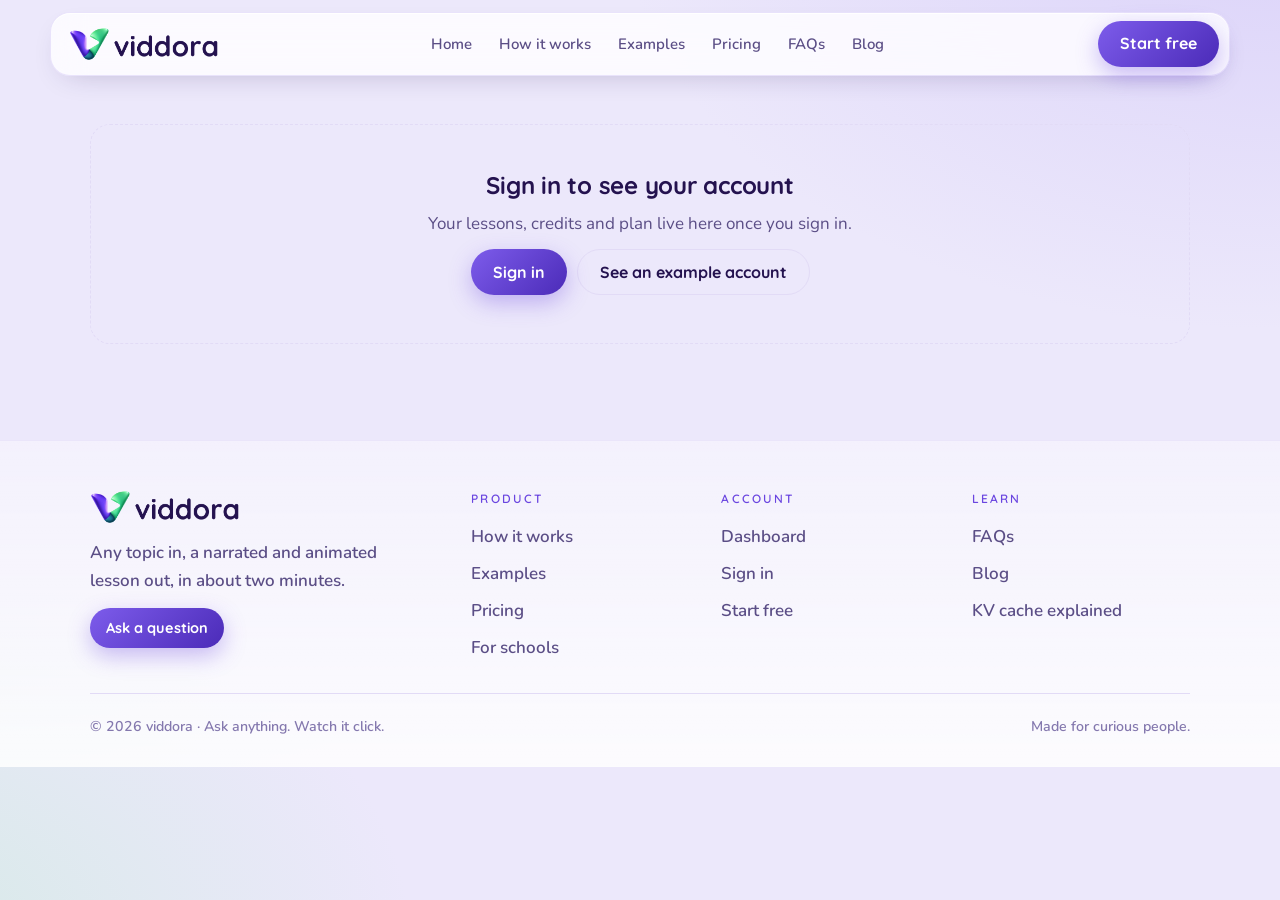
<file: account.html>
<!doctype html><html lang="en"><head><meta charset="utf-8"><meta name="viewport" content="width=device-width,initial-scale=1,viewport-fit=cover"><title>My viddora account</title><link rel="preconnect" href="https://fonts.googleapis.com"><link rel="preconnect" href="https://fonts.gstatic.com" crossorigin><link rel="stylesheet" href="https://fonts.googleapis.com/css2?family=Quicksand:wght@500;600;700&family=Nunito:wght@400;600;700;800&display=swap"><link rel="stylesheet" href="styles.css?v=202610091357"><meta name="description" content="Ask anything. Watch it click. viddora turns any question into a narrated, animated video lesson in about two minutes."><meta property="og:title" content="viddora"><meta property="og:description" content="Any topic in, a narrated and animated lesson out, in about two minutes."><meta property="og:image" content="/assets/og.png"><meta name="theme-color" content="#ECE8FB"><meta name="color-scheme" content="only light"><link rel="icon" type="image/png" sizes="32x32" href="/assets/favicon-32.png"><link rel="icon" type="image/png" sizes="192x192" href="/assets/favicon-192.png"><link rel="apple-touch-icon" sizes="180x180" href="/assets/favicon-180.png"><link rel="manifest" href="/site.webmanifest"></head><body><a class="skip" href="#main">Skip to content</a><header class="nav"><div class="wrap">
<a class="brand" href="index.html" aria-label="viddora home"><img class="logo-light" src="assets/viddora-logo.png" width="149" height="36" alt=""></a>
<nav class="links" aria-label="Main"><a href="index.html" data-auth="guest">Home</a><a href="account.html" data-auth="in" hidden aria-current="page">Dashboard</a><a href="how-it-works.html">How it works</a><a href="index.html#examples">Examples</a><a href="pricing.html">Pricing</a><a href="faq.html">FAQs</a><a href="https://tutor-web-766jxfmqfa-uc.a.run.app/blog">Blog</a></nav>
<div class="nav-cta">
 <a class="btn btn-ghost signin" href="signin.html" data-auth="returning" hidden>Sign in</a>
 <a class="btn btn-primary" href="signup.html" data-auth="new">Start free</a>
 <a class="btn btn-primary btn-create" href="index.html#create" data-auth="in" hidden><svg width="16" height="16" viewBox="0 0 24 24" fill="none" stroke="currentColor" stroke-width="2.6" stroke-linecap="round" aria-hidden="true"><path d="M12 5v14M5 12h14"/></svg>Create</a>
 <a class="me" href="account.html" data-auth="in" hidden aria-label="My account"><span class="cr"><span data-credits>0</span>&nbsp;credits</span><span class="avatar" data-initial>?</span></a>
</div></div></header><main id="main"><div class="wrap" id="acct" aria-live="polite"></div>
<div class="modal" id="lessonModal" role="dialog" aria-modal="true" aria-labelledby="mTitle"><div class="box">
 <div class="vid" id="mVid"></div>
 <div class="row-between"><div style="display:flex;flex-direction:column;gap:4px;min-width:0"><h3 id="mTitle">Lesson</h3><span id="mMeta" style="color:var(--sub);font-weight:700;font-size:14.5px"></span></div><button class="btn btn-ghost btn-sm" type="button" id="mClose">Close</button></div>
 <div style="display:flex;gap:8px;flex-wrap:wrap" id="mActions"></div>
</div></div></main><footer><div class="wrap foot">
<div class="foot-brand"><a class="brand" href="index.html" aria-label="viddora home"><img class="logo-light" src="assets/viddora-logo.png" width="149" height="36" alt=""></a><p>Any topic in, a narrated and animated lesson out, in about two minutes.</p><a class="btn btn-primary btn-sm" href="index.html#create">Ask a question</a></div>
<nav class="foot-col" aria-label="Product"><p class="foot-h">Product</p><a href="how-it-works.html">How it works</a><a href="index.html#examples">Examples</a><a href="pricing.html">Pricing</a><a href="pricing.html#schools">For schools</a></nav>
<nav class="foot-col" aria-label="Account"><p class="foot-h">Account</p><a href="account.html">Dashboard</a><a href="signin.html">Sign in</a><a href="signup.html">Start free</a></nav>
<nav class="foot-col" aria-label="Help"><p class="foot-h">Learn</p><a href="faq.html">FAQs</a><a href="https://tutor-web-766jxfmqfa-uc.a.run.app/blog">Blog</a><a href="https://tutor-web-766jxfmqfa-uc.a.run.app/blog/kv-cache-explained">KV cache explained</a></nav>
<div class="foot-bottom"><small>© 2026 viddora · Ask anything. Watch it click.</small><small>Made for curious people.</small></div>
</div></footer><script src="site.js?v=202610091357"></script><script src="account.js?v=202610091357"></script></body></html>
</file>
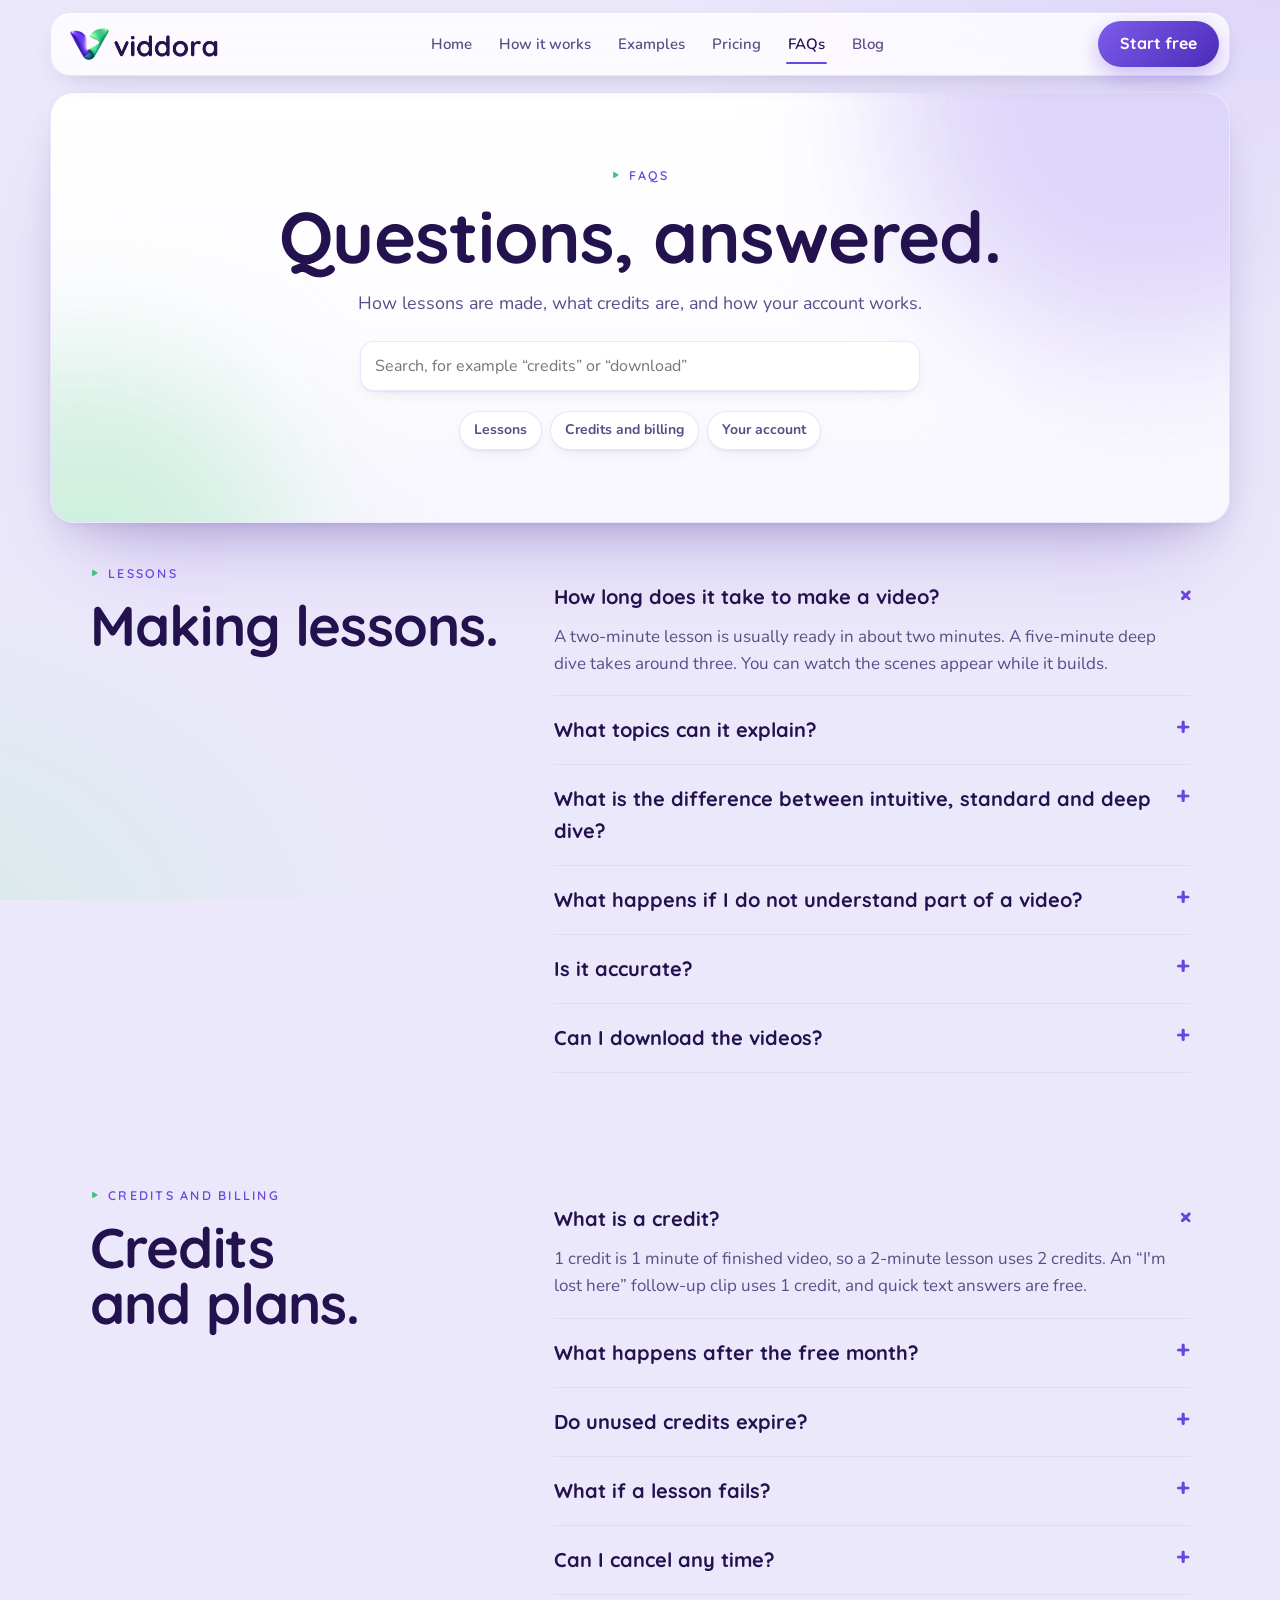
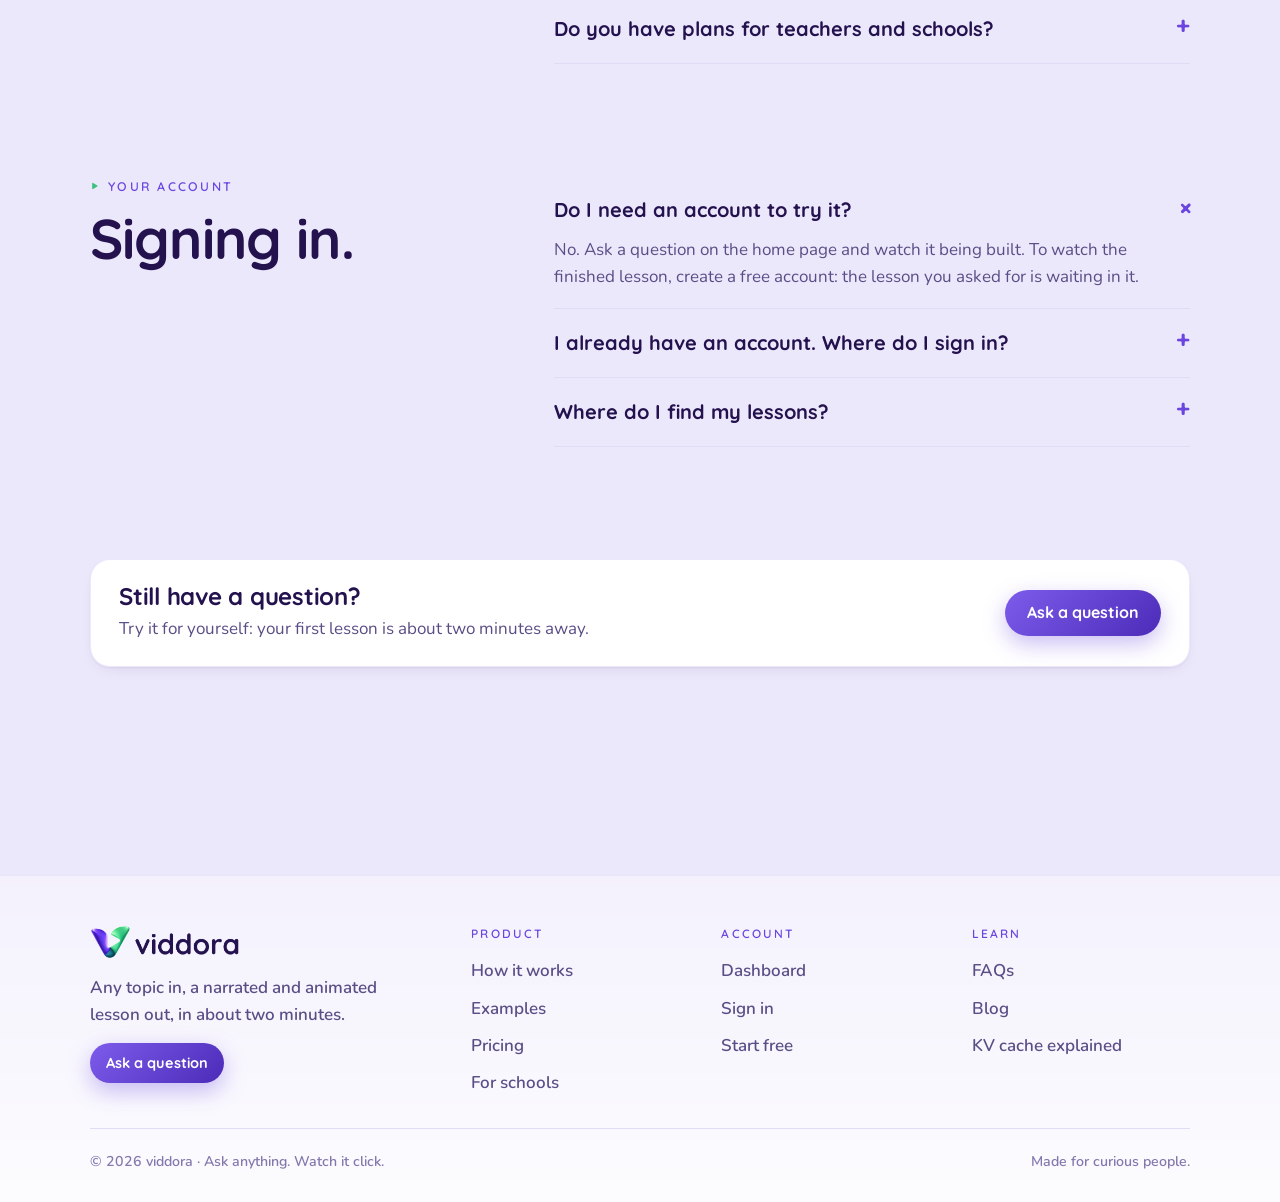
<file: faq.html>
<!doctype html><html lang="en"><head><meta charset="utf-8"><meta name="viewport" content="width=device-width,initial-scale=1,viewport-fit=cover"><title>viddora FAQs</title><link rel="preconnect" href="https://fonts.googleapis.com"><link rel="preconnect" href="https://fonts.gstatic.com" crossorigin><link rel="stylesheet" href="https://fonts.googleapis.com/css2?family=Quicksand:wght@500;600;700&family=Nunito:wght@400;600;700;800&display=swap"><link rel="stylesheet" href="styles.css?v=202610091357"><meta name="description" content="Answers about viddora: how lessons are made, depths, credits, billing and your account."><meta property="og:title" content="viddora"><meta property="og:description" content="Any topic in, a narrated and animated lesson out, in about two minutes."><meta property="og:image" content="/assets/og.png"><meta name="theme-color" content="#ECE8FB"><meta name="color-scheme" content="only light"><link rel="icon" type="image/png" sizes="32x32" href="/assets/favicon-32.png"><link rel="icon" type="image/png" sizes="192x192" href="/assets/favicon-192.png"><link rel="apple-touch-icon" sizes="180x180" href="/assets/favicon-180.png"><link rel="manifest" href="/site.webmanifest"></head><body><a class="skip" href="#main">Skip to content</a><header class="nav"><div class="wrap">
<a class="brand" href="index.html" aria-label="viddora home"><img class="logo-light" src="assets/viddora-logo.png" width="149" height="36" alt=""></a>
<nav class="links" aria-label="Main"><a href="index.html" data-auth="guest">Home</a><a href="account.html" data-auth="in" hidden>Dashboard</a><a href="how-it-works.html">How it works</a><a href="index.html#examples">Examples</a><a href="pricing.html">Pricing</a><a href="faq.html" aria-current="page">FAQs</a><a href="https://tutor-web-766jxfmqfa-uc.a.run.app/blog">Blog</a></nav>
<div class="nav-cta">
 <a class="btn btn-ghost signin" href="signin.html" data-auth="returning" hidden>Sign in</a>
 <a class="btn btn-primary" href="signup.html" data-auth="new">Start free</a>
 <a class="btn btn-primary btn-create" href="index.html#create" data-auth="in" hidden><svg width="16" height="16" viewBox="0 0 24 24" fill="none" stroke="currentColor" stroke-width="2.6" stroke-linecap="round" aria-hidden="true"><path d="M12 5v14M5 12h14"/></svg>Create</a>
 <a class="me" href="account.html" data-auth="in" hidden aria-label="My account"><span class="cr"><span data-credits>0</span>&nbsp;credits</span><span class="avatar" data-initial>?</span></a>
</div></div></header><main id="main"><section class="page-hero"><div class="wrap center hero-card"><div class="glow a" aria-hidden="true"></div><div class="glow b" aria-hidden="true"></div><span class="kicker">FAQs</span><h1>Questions, answered.</h1><p class="lede">How lessons are made, what credits are, and how your account works.</p><div class="faq-search field"><label class="sr" for="faqq">Search the questions</label><input type="search" id="faqq" placeholder="Search, for example “credits” or “download”" autocomplete="off"></div><nav class="faq-jump" aria-label="FAQ sections"><a href="#lessons">Lessons</a><a href="#credits">Credits and billing</a><a href="#account">Your account</a></nav></div></section>
<section class="block faq-group" id="lessons" style="padding-top:40px"><div class="wrap faq"><div class="head" style="margin:0"><span class="kicker">Lessons</span><h2>Making lessons.</h2></div><div><details open><summary>How long does it take to make a video?</summary><p>A two-minute lesson is usually ready in about two minutes. A five-minute deep dive takes around three. You can watch the scenes appear while it builds.</p></details><details><summary>What topics can it explain?</summary><p>Almost anything that can be drawn: science, maths, engineering, computing, economics, biology and how everyday things work. Type the topic the way you would ask a person.</p></details><details><summary>What is the difference between intuitive, standard and deep dive?</summary><p>Intuitive starts from an everyday picture for newcomers. Standard explains the real mechanism with the proper terms. Deep dive goes into the internals and the maths for technical viewers, while still defining every term it uses.</p></details><details><summary>What happens if I do not understand part of a video?</summary><p>Press “I'm lost here” (or L) while watching. You get a short answer in a few seconds, and a one-minute follow-up video about that exact moment is made for you, in the same visual style. A button takes you back to where you were.</p></details><details><summary>Is it accurate?</summary><p>Lessons are written to be precise, deep dives include worked numbers, and every scene is checked before it is kept. It is still AI-generated, so double-check facts before relying on them for anything important.</p></details><details><summary>Can I download the videos?</summary><p>Yes. Every finished lesson can be downloaded as a 1080p mp4 with narration and captions built in.</p></details></div></div></section>
<section class="block faq-group" id="credits" style="padding-top:0"><div class="wrap faq"><div class="head" style="margin:0"><span class="kicker">Credits and billing</span><h2>Credits and plans.</h2></div><div><details open><summary>What is a credit?</summary><p>1 credit is 1 minute of finished video, so a 2-minute lesson uses 2 credits. An “I'm lost here” follow-up clip uses 1 credit, and quick text answers are free.</p></details><details><summary>What happens after the free month?</summary><p>Your lessons stay in your account. To make new ones, buy a Study Pack or choose Monthly or Semester.</p></details><details><summary>Do unused credits expire?</summary><p>Study Pack credits last 12 months. On Monthly, up to 30 unused credits roll over to the next month.</p></details><details><summary>What if a lesson fails?</summary><p>If a lesson fails on our side, its credits go straight back to your balance.</p></details><details><summary>Can I cancel any time?</summary><p>Yes. Cancel from your dashboard, under Plan and billing. You keep your credits until the end of the period you paid for.</p></details><details><summary>Do you have plans for teachers and schools?</summary><p>Yes: Teacher, Academy, School and Institution plans with classroom rights, shared minute pools and admin tools. <a class="muted-link" href="pricing.html#schools">See school pricing</a>.</p></details></div></div></section>
<section class="block faq-group" id="account" style="padding-top:0"><div class="wrap faq"><div class="head" style="margin:0"><span class="kicker">Your account</span><h2>Signing in.</h2></div><div><details open><summary>Do I need an account to try it?</summary><p>No. Ask a question on the home page and watch it being built. To watch the finished lesson, create a free account: the lesson you asked for is waiting in it.</p></details><details><summary>I already have an account. Where do I sign in?</summary><p>Use <a class="muted-link" href="signin.html">Sign in</a>. Once you have signed in on a device, the menu shows Sign in instead of Start free.</p></details><details><summary>Where do I find my lessons?</summary><p>In your dashboard, under My lessons. You can search them, filter by depth, watch, download or copy a share link.</p></details></div></div></section>
<section class="block" style="padding-top:0"><div class="wrap"><p class="faq-empty empty" id="faqEmpty" hidden>No questions match. Try another word, or <a class="muted-link" href="mailto:hello@viddora.com">email us</a>.</p><div class="teaser"><div style="display:flex;flex-direction:column;gap:6px"><h3>Still have a question?</h3><p>Try it for yourself: your first lesson is about two minutes away.</p></div><a class="btn btn-primary" href="index.html#create">Ask a question</a></div></div></section>
</main><footer><div class="wrap foot">
<div class="foot-brand"><a class="brand" href="index.html" aria-label="viddora home"><img class="logo-light" src="assets/viddora-logo.png" width="149" height="36" alt=""></a><p>Any topic in, a narrated and animated lesson out, in about two minutes.</p><a class="btn btn-primary btn-sm" href="index.html#create">Ask a question</a></div>
<nav class="foot-col" aria-label="Product"><p class="foot-h">Product</p><a href="how-it-works.html">How it works</a><a href="index.html#examples">Examples</a><a href="pricing.html">Pricing</a><a href="pricing.html#schools">For schools</a></nav>
<nav class="foot-col" aria-label="Account"><p class="foot-h">Account</p><a href="account.html">Dashboard</a><a href="signin.html">Sign in</a><a href="signup.html">Start free</a></nav>
<nav class="foot-col" aria-label="Help"><p class="foot-h">Learn</p><a href="faq.html">FAQs</a><a href="https://tutor-web-766jxfmqfa-uc.a.run.app/blog">Blog</a><a href="https://tutor-web-766jxfmqfa-uc.a.run.app/blog/kv-cache-explained">KV cache explained</a></nav>
<div class="foot-bottom"><small>© 2026 viddora · Ask anything. Watch it click.</small><small>Made for curious people.</small></div>
</div></footer><script src="site.js?v=202610091357"></script></body></html>
</file>
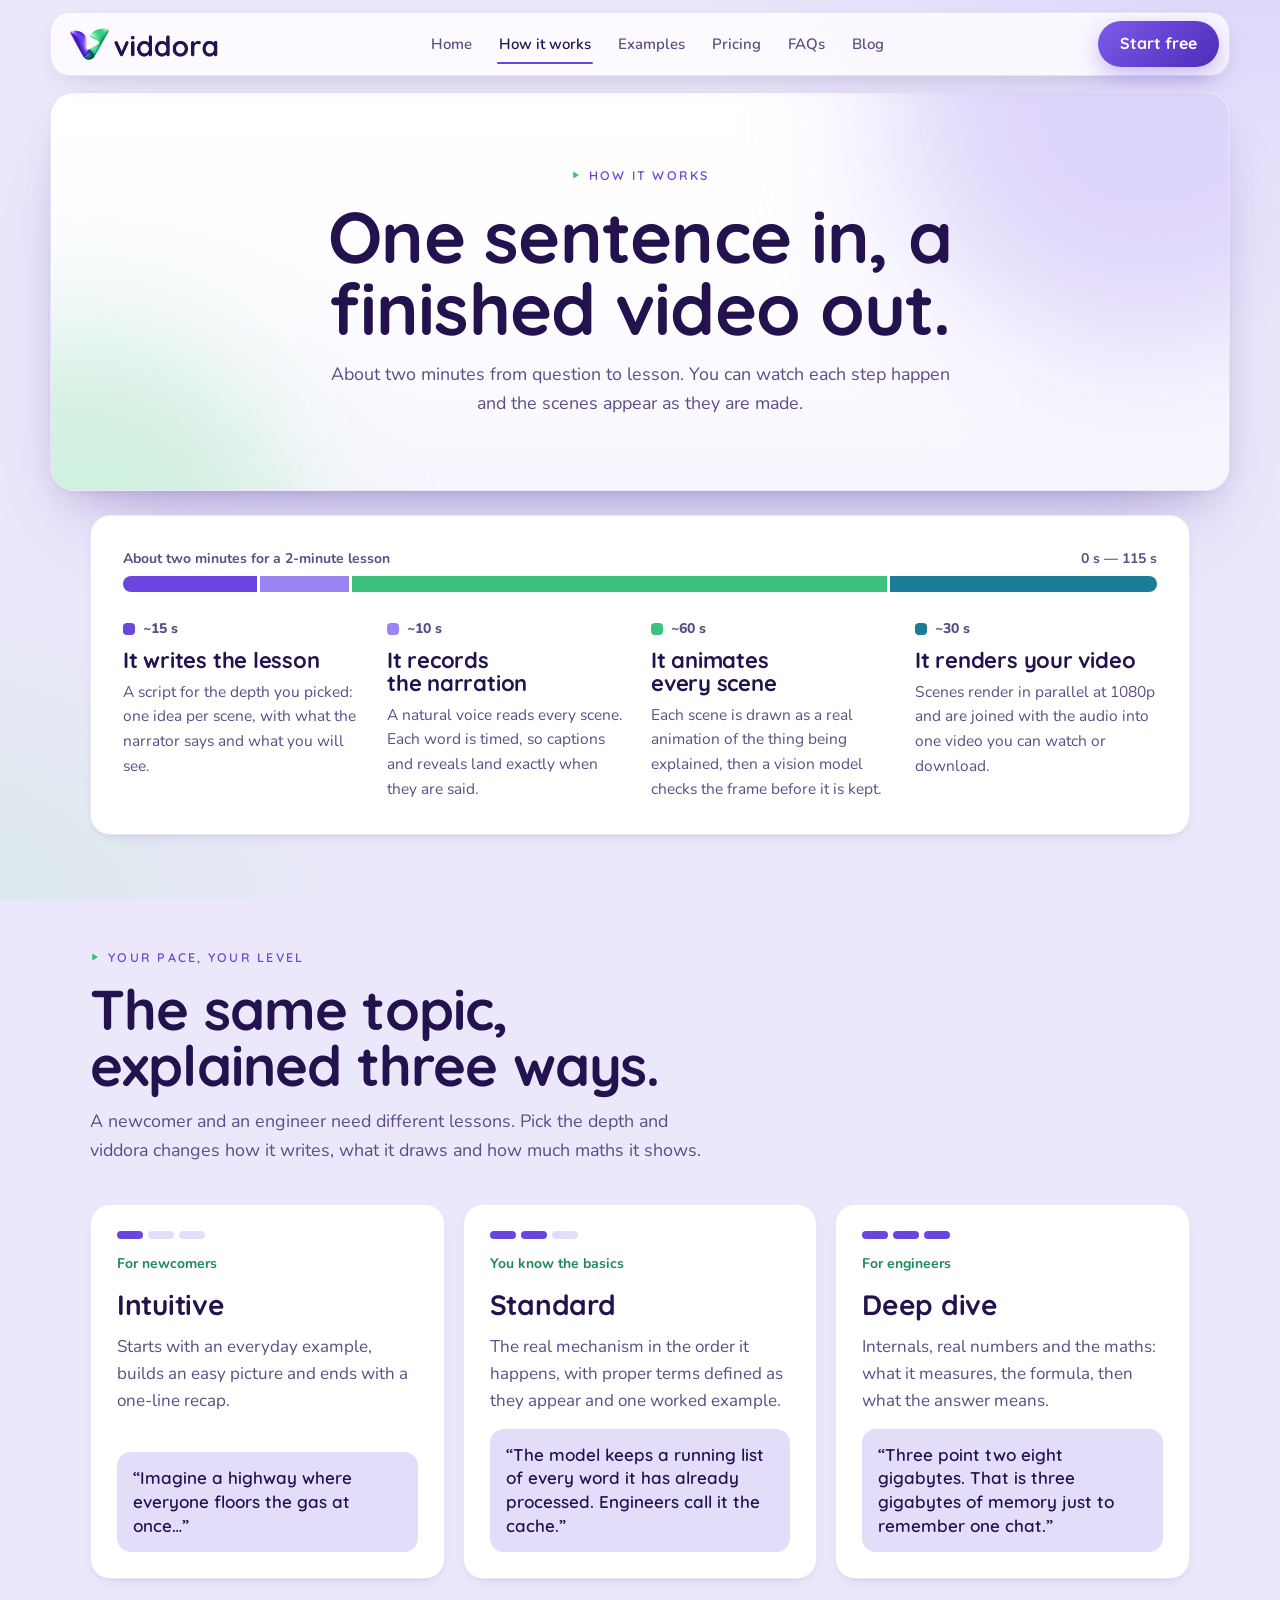
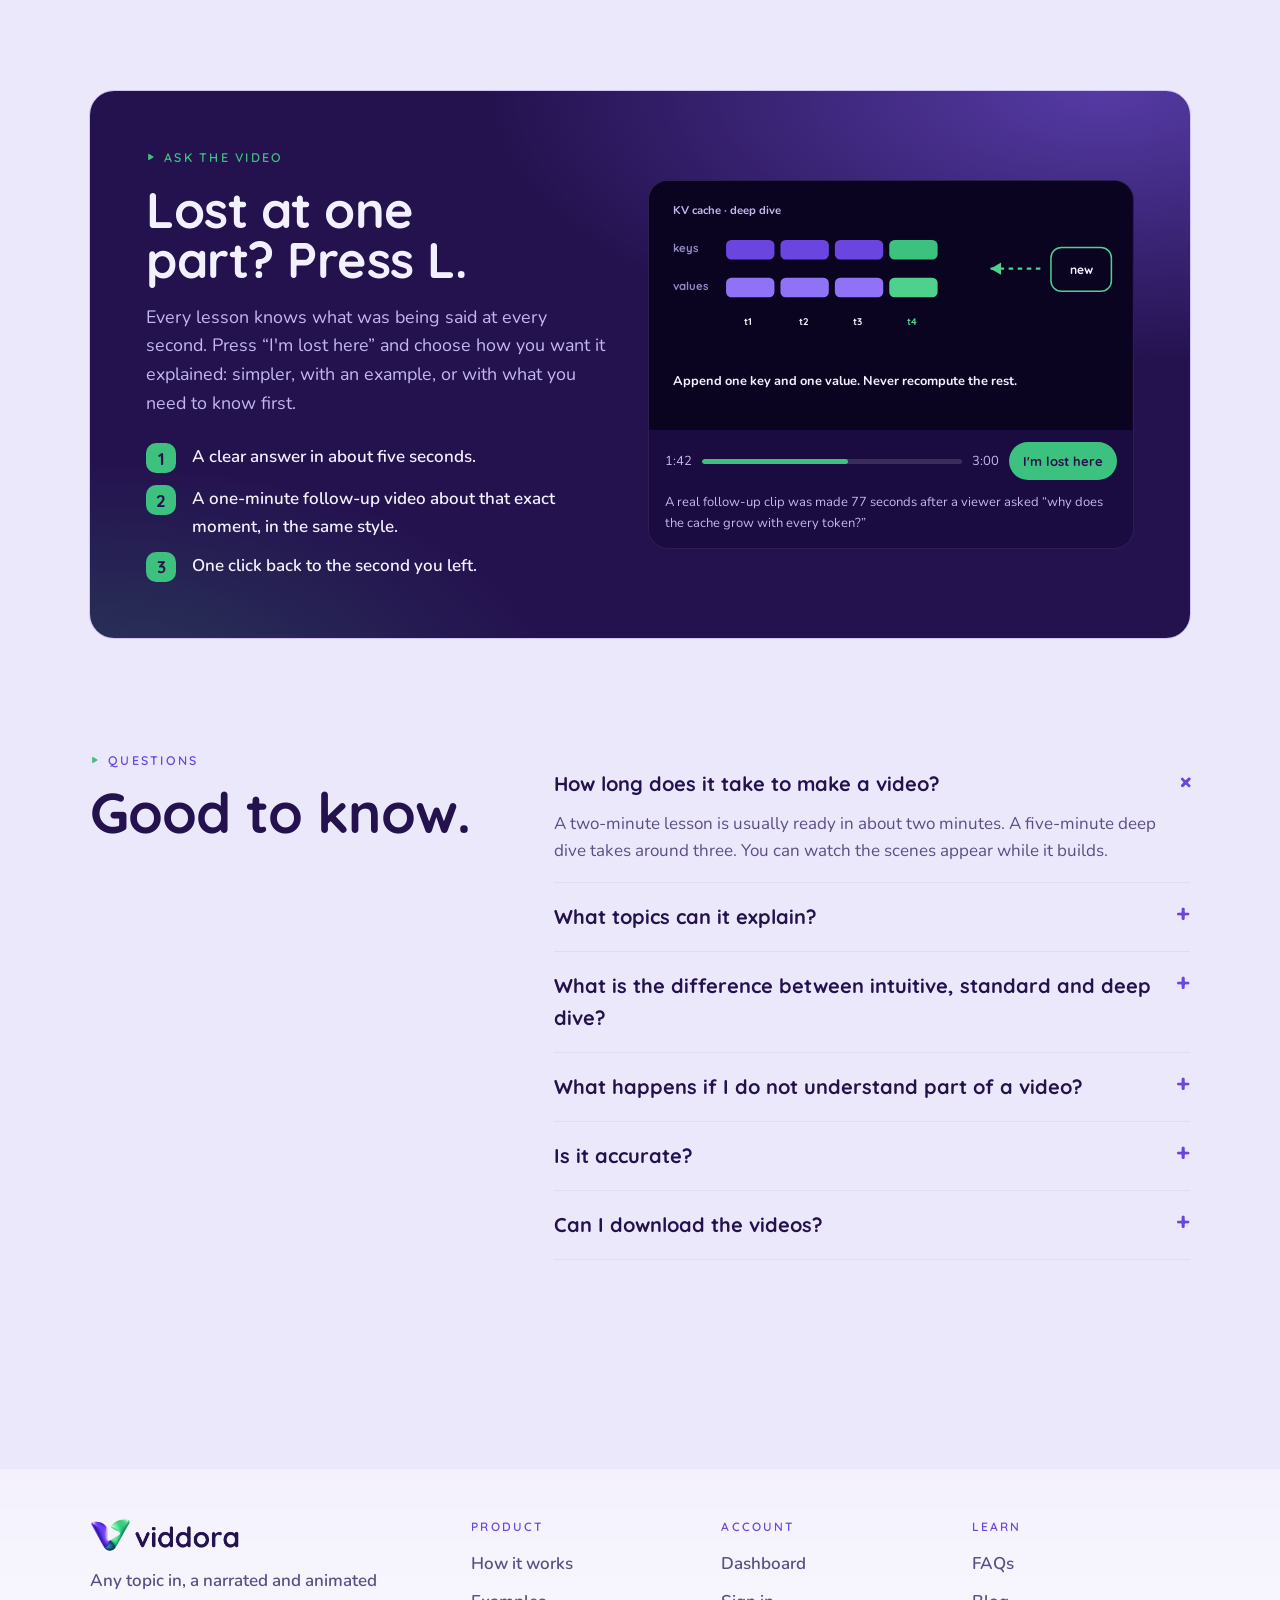
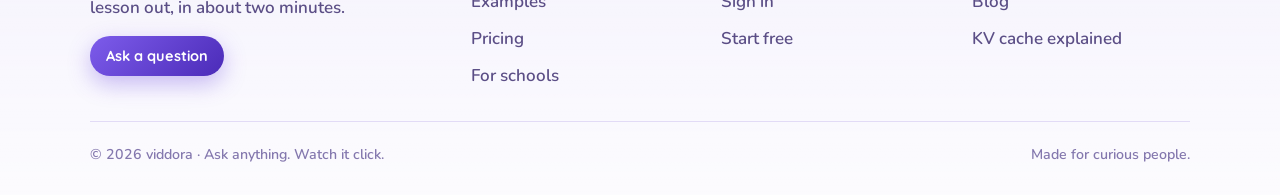
<file: how-it-works.html>
<!doctype html><html lang="en"><head><meta charset="utf-8"><meta name="viewport" content="width=device-width,initial-scale=1,viewport-fit=cover"><title>How viddora works</title><link rel="preconnect" href="https://fonts.googleapis.com"><link rel="preconnect" href="https://fonts.gstatic.com" crossorigin><link rel="stylesheet" href="https://fonts.googleapis.com/css2?family=Quicksand:wght@500;600;700&family=Nunito:wght@400;600;700;800&display=swap"><link rel="stylesheet" href="styles.css?v=202610091357"><meta name="description" content="Ask anything. Watch it click. viddora turns any question into a narrated, animated video lesson in about two minutes."><meta property="og:title" content="viddora"><meta property="og:description" content="Any topic in, a narrated and animated lesson out, in about two minutes."><meta property="og:image" content="/assets/og.png"><meta name="theme-color" content="#ECE8FB"><meta name="color-scheme" content="only light"><link rel="icon" type="image/png" sizes="32x32" href="/assets/favicon-32.png"><link rel="icon" type="image/png" sizes="192x192" href="/assets/favicon-192.png"><link rel="apple-touch-icon" sizes="180x180" href="/assets/favicon-180.png"><link rel="manifest" href="/site.webmanifest"></head><body><a class="skip" href="#main">Skip to content</a><header class="nav"><div class="wrap">
<a class="brand" href="index.html" aria-label="viddora home"><img class="logo-light" src="assets/viddora-logo.png" width="149" height="36" alt=""></a>
<nav class="links" aria-label="Main"><a href="index.html" data-auth="guest">Home</a><a href="account.html" data-auth="in" hidden>Dashboard</a><a href="how-it-works.html" aria-current="page">How it works</a><a href="index.html#examples">Examples</a><a href="pricing.html">Pricing</a><a href="faq.html">FAQs</a><a href="https://tutor-web-766jxfmqfa-uc.a.run.app/blog">Blog</a></nav>
<div class="nav-cta">
 <a class="btn btn-ghost signin" href="signin.html" data-auth="returning" hidden>Sign in</a>
 <a class="btn btn-primary" href="signup.html" data-auth="new">Start free</a>
 <a class="btn btn-primary btn-create" href="index.html#create" data-auth="in" hidden><svg width="16" height="16" viewBox="0 0 24 24" fill="none" stroke="currentColor" stroke-width="2.6" stroke-linecap="round" aria-hidden="true"><path d="M12 5v14M5 12h14"/></svg>Create</a>
 <a class="me" href="account.html" data-auth="in" hidden aria-label="My account"><span class="cr"><span data-credits>0</span>&nbsp;credits</span><span class="avatar" data-initial>?</span></a>
</div></div></header><main id="main"><section class="page-hero"><div class="wrap center hero-card"><div class="glow a" aria-hidden="true"></div><div class="glow b" aria-hidden="true"></div><span class="kicker">How it works</span><h1>One sentence in, a finished video out.</h1><p class="lede">About two minutes from question to lesson. You can watch each step happen and the scenes appear as they are made.</p></div></section>
  <section class="block" id="how" style="padding-top:24px">
    <div class="wrap">
      
      <div class="pipe">
        <div class="pipe-total"><span>About two minutes for a 2-minute lesson</span><span>0 s — 115 s</span></div>
        <div class="pipe-bar" aria-hidden="true"><i style="flex:15;background:var(--violet)"></i><i style="flex:10;background:#9B83F2"></i><i style="flex:60;background:var(--mint)"></i><i style="flex:30;background:#1D7C95"></i></div>
        <div class="pipe-steps">
          <div class="pstep"><span class="t"><i style="background:var(--violet)"></i>~15 s</span><h3>It writes the lesson</h3><p>A script for the depth you picked: one idea per scene, with what the narrator says and what you will see.</p></div>
          <div class="pstep"><span class="t"><i style="background:#9B83F2"></i>~10 s</span><h3>It records the narration</h3><p>A natural voice reads every scene. Each word is timed, so captions and reveals land exactly when they are said.</p></div>
          <div class="pstep"><span class="t"><i style="background:var(--mint)"></i>~60 s</span><h3>It animates every scene</h3><p>Each scene is drawn as a real animation of the thing being explained, then a vision model checks the frame before it is kept.</p></div>
          <div class="pstep"><span class="t"><i style="background:#1D7C95"></i>~30 s</span><h3>It renders your video</h3><p>Scenes render in parallel at 1080p and are joined with the audio into one video you can watch or download.</p></div>
        </div>
      </div>
    </div>
  </section>

  <section class="block" id="depth" style="padding-top:0">
    <div class="wrap">
      <div class="head">
        <span class="kicker">Your pace, your level</span>
        <h2>The same topic, explained three ways.</h2>
        <p class="lede">A newcomer and an engineer need different lessons. Pick the depth and viddora changes how it writes, what it draws and how much maths it shows.</p>
      </div>
      <div class="depths">
        <article class="depth"><div class="meter"><i class="on"></i><i></i><i></i></div><span class="lvl">For newcomers</span><h3>Intuitive</h3><p>Starts with an everyday example, builds an easy picture and ends with a one-line recap.</p><blockquote>“Imagine a highway where everyone floors the gas at once…”</blockquote></article>
        <article class="depth"><div class="meter"><i class="on"></i><i class="on"></i><i></i></div><span class="lvl">You know the basics</span><h3>Standard</h3><p>The real mechanism in the order it happens, with proper terms defined as they appear and one worked example.</p><blockquote>“The model keeps a running list of every word it has already processed. Engineers call it the cache.”</blockquote></article>
        <article class="depth"><div class="meter"><i class="on"></i><i class="on"></i><i class="on"></i></div><span class="lvl">For engineers</span><h3>Deep dive</h3><p>Internals, real numbers and the maths: what it measures, the formula, then what the answer means.</p><blockquote>“Three point two eight gigabytes. That is three gigabytes of memory just to remember one chat.”</blockquote></article>
      </div>
    </div>
  </section>

  <section class="block" style="padding-top:0">
    <div class="wrap">
      <div class="lost">
        <div class="glow"></div>
        <div style="display:flex;flex-direction:column;gap:18px;position:relative;min-width:0">
          <span class="kicker" style="color:var(--mint)">Ask the video</span>
          <h2>Lost at one part? Press L.</h2>
          <p class="lede">Every lesson knows what was being said at every second. Press “I'm lost here” and choose how you want it explained: simpler, with an example, or with what you need to know first.</p>
          <ol><li>A clear answer in about five seconds.</li><li>A one-minute follow-up video about that exact moment, in the same style.</li><li>One click back to the second you left.</li></ol>
        </div>
        <figure class="player" style="margin:0;position:relative">
          <svg viewBox="0 0 640 330" role="img" aria-label="A lesson frame: token four's key and value are appended to the cache">
            <rect width="640" height="330" fill="#0A0420"/>
            <text x="32" y="44" fill="#C3B8EE" font-family="Nunito,sans-serif" font-size="15" font-weight="700">KV cache · deep dive</text>
            <g font-family="Quicksand,sans-serif" font-weight="700" font-size="15">
              <g transform="translate(32,78)">
                <text x="0" y="16" fill="#9488C4">keys</text>
                <rect x="70" y="0" width="64" height="26" rx="7" fill="#6A45E0"/><rect x="142" y="0" width="64" height="26" rx="7" fill="#6A45E0"/><rect x="214" y="0" width="64" height="26" rx="7" fill="#6A45E0"/>
                <rect x="286" y="0" width="64" height="26" rx="7" fill="#3CC17E"><animate attributeName="opacity" values=".35;1;1" dur="2.4s" repeatCount="indefinite"/></rect>
                <text x="0" y="66" fill="#9488C4">values</text>
                <rect x="70" y="50" width="64" height="26" rx="7" fill="#8F72F5"/><rect x="142" y="50" width="64" height="26" rx="7" fill="#8F72F5"/><rect x="214" y="50" width="64" height="26" rx="7" fill="#8F72F5"/>
                <rect x="286" y="50" width="64" height="26" rx="7" fill="#4FD18E"><animate attributeName="opacity" values=".35;1;1" dur="2.4s" repeatCount="indefinite"/></rect>
                <text x="94" y="112" fill="#F3F0FF" font-size="13">t1</text><text x="166" y="112" fill="#F3F0FF" font-size="13">t2</text><text x="238" y="112" fill="#F3F0FF" font-size="13">t3</text><text x="310" y="112" fill="#4FD18E" font-size="13">t4</text>
                <path d="M420 38 h70" stroke="#4FD18E" stroke-width="3" stroke-dasharray="6 6"/><path d="M420 38 l14 -8 v16z" fill="#4FD18E"/>
                <rect x="500" y="10" width="80" height="58" rx="14" fill="none" stroke="#4FD18E" stroke-width="2"/><text x="540" y="45" text-anchor="middle" fill="#F3F0FF" font-size="16">new</text>
              </g>
            </g>
            <text x="32" y="270" fill="#F3F0FF" font-family="Nunito,sans-serif" font-size="17" font-weight="700">Append one key and one value. Never recompute the rest.</text>
          </svg>
          <div class="pbar"><span>1:42</span><span class="track" style="background:rgba(255,255,255,.14)"><i style="width:56%"></i></span><span>3:00</span><button class="lostbtn" id="lostBtn" aria-expanded="false" aria-controls="answer">I'm lost here</button></div>
          <div class="answer" id="answer">
            <div class="opts" role="group" aria-label="Explain it">
              <button type="button" aria-pressed="true" data-a="0">Simpler</button><button type="button" aria-pressed="false" data-a="1">With an example</button><button type="button" aria-pressed="false" data-a="2">What I need first</button>
            </div>
            <p id="ansText">Each new word only needs its own key and value. The old ones are saved, so the model adds one row instead of redoing the whole table.</p>
            <small>Follow-up clip ready in about a minute · Back to 1:42</small>
          </div>
          <figcaption>A real follow-up clip was made 77 seconds after a viewer asked “why does the cache grow with every token?”</figcaption>
        </figure>
      </div>
    </div>
  </section>

  <section class="block" id="faq" style="padding-top:0">
    <div class="wrap faq">
      <div class="head" style="margin:0"><span class="kicker">Questions</span><h2>Good to know.</h2></div>
      <div>
        <details open><summary>How long does it take to make a video?</summary><p>A two-minute lesson is usually ready in about two minutes. A five-minute deep dive takes around three. You can watch the scenes appear while it builds.</p></details>
        <details><summary>What topics can it explain?</summary><p>Almost anything that can be drawn: science, maths, engineering, computing, economics, biology and how everyday things work. Type the topic the way you would ask a person.</p></details>
        <details><summary>What is the difference between intuitive, standard and deep dive?</summary><p>Intuitive starts from an everyday picture for newcomers. Standard explains the real mechanism with the proper terms. Deep dive goes into the internals and the maths for technical viewers, while still defining every term it uses.</p></details>
        <details><summary>What happens if I do not understand part of a video?</summary><p>Press “I'm lost here” (or L) while watching. You get a short answer in a few seconds, and a one-minute follow-up video about that exact moment is made for you, in the same visual style. A button takes you back to where you were.</p></details>
        <details><summary>Is it accurate?</summary><p>Lessons are written to be precise, deep dives include worked numbers, and every scene is checked before it is kept. It is still AI-generated, so double-check facts before relying on them for anything important.</p></details>
        <details><summary>Can I download the videos?</summary><p>Yes. Every finished lesson can be downloaded as a 1080p mp4 with narration and captions built in.</p></details>
      </div>
    </div>
  </section>
</main><footer><div class="wrap foot">
<div class="foot-brand"><a class="brand" href="index.html" aria-label="viddora home"><img class="logo-light" src="assets/viddora-logo.png" width="149" height="36" alt=""></a><p>Any topic in, a narrated and animated lesson out, in about two minutes.</p><a class="btn btn-primary btn-sm" href="index.html#create">Ask a question</a></div>
<nav class="foot-col" aria-label="Product"><p class="foot-h">Product</p><a href="how-it-works.html">How it works</a><a href="index.html#examples">Examples</a><a href="pricing.html">Pricing</a><a href="pricing.html#schools">For schools</a></nav>
<nav class="foot-col" aria-label="Account"><p class="foot-h">Account</p><a href="account.html">Dashboard</a><a href="signin.html">Sign in</a><a href="signup.html">Start free</a></nav>
<nav class="foot-col" aria-label="Help"><p class="foot-h">Learn</p><a href="faq.html">FAQs</a><a href="https://tutor-web-766jxfmqfa-uc.a.run.app/blog">Blog</a><a href="https://tutor-web-766jxfmqfa-uc.a.run.app/blog/kv-cache-explained">KV cache explained</a></nav>
<div class="foot-bottom"><small>© 2026 viddora · Ask anything. Watch it click.</small><small>Made for curious people.</small></div>
</div></footer><script src="site.js?v=202610091357"></script></body></html>
</file>
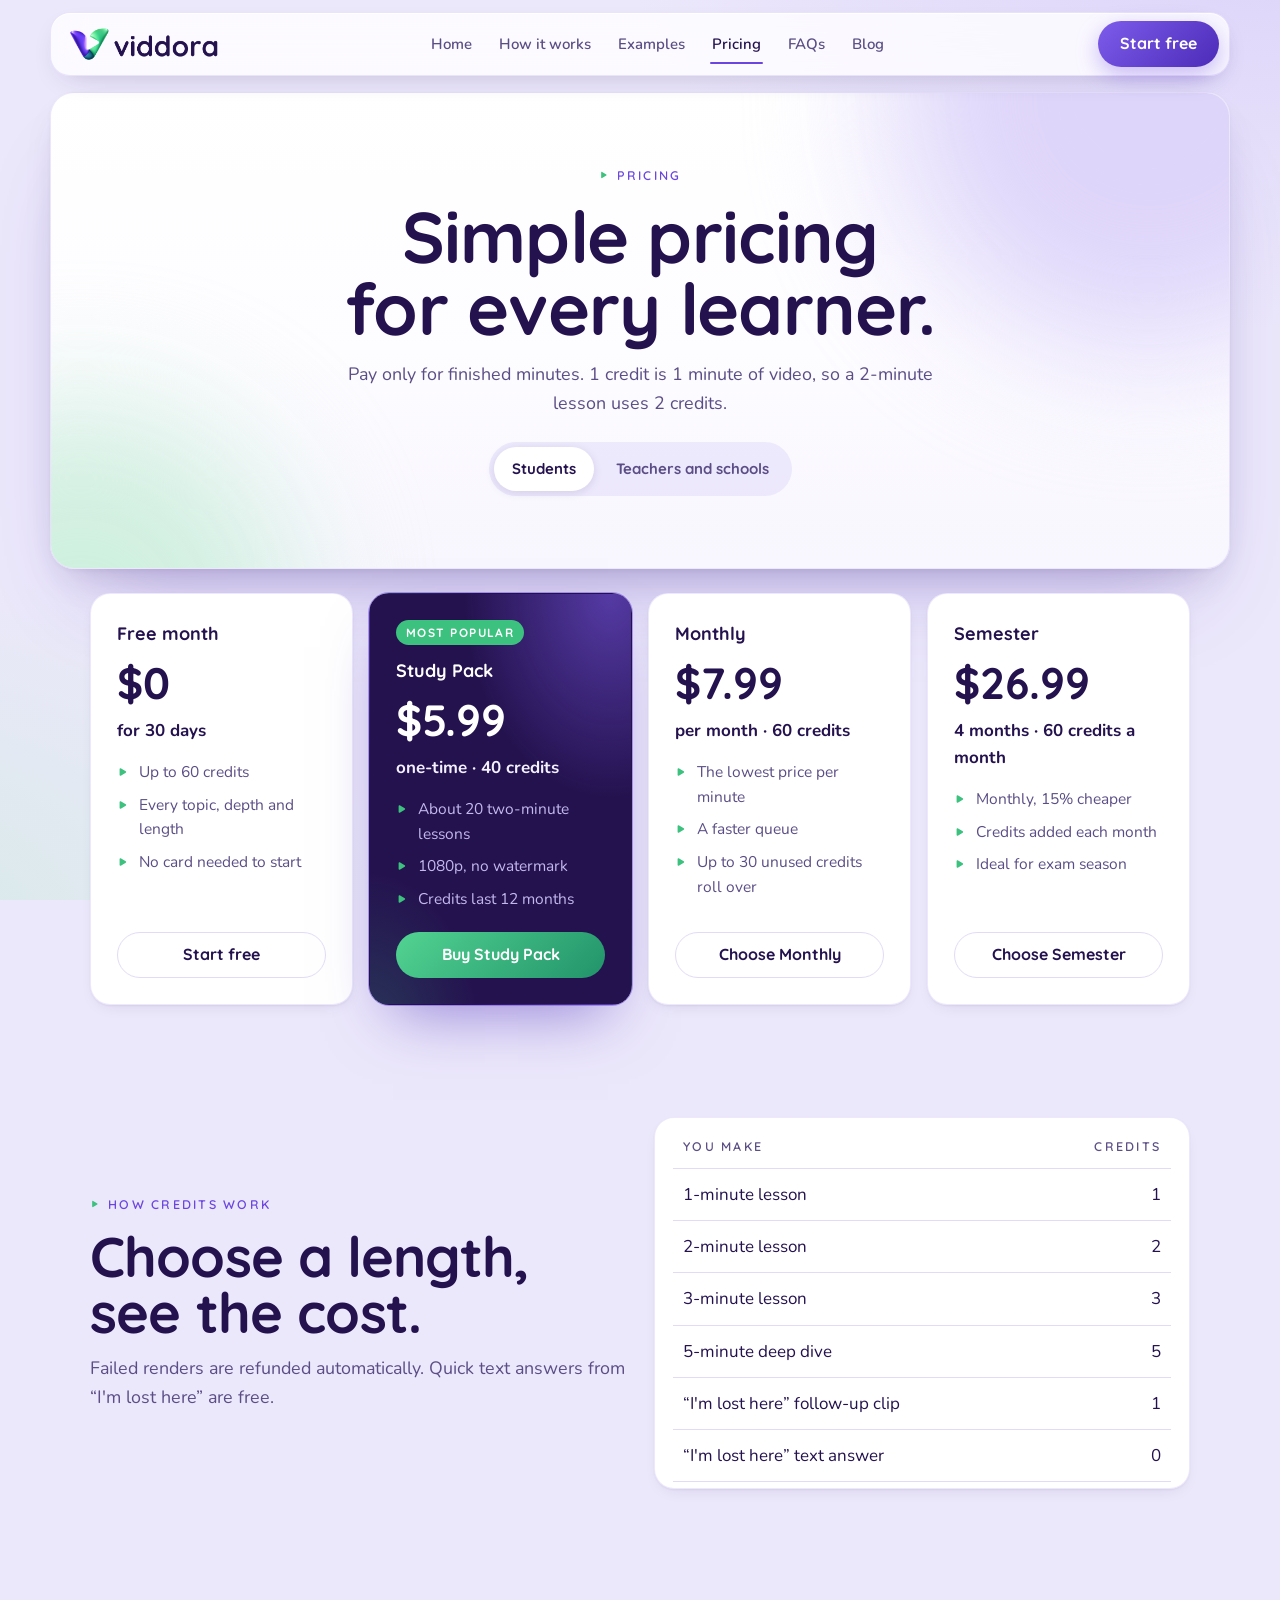
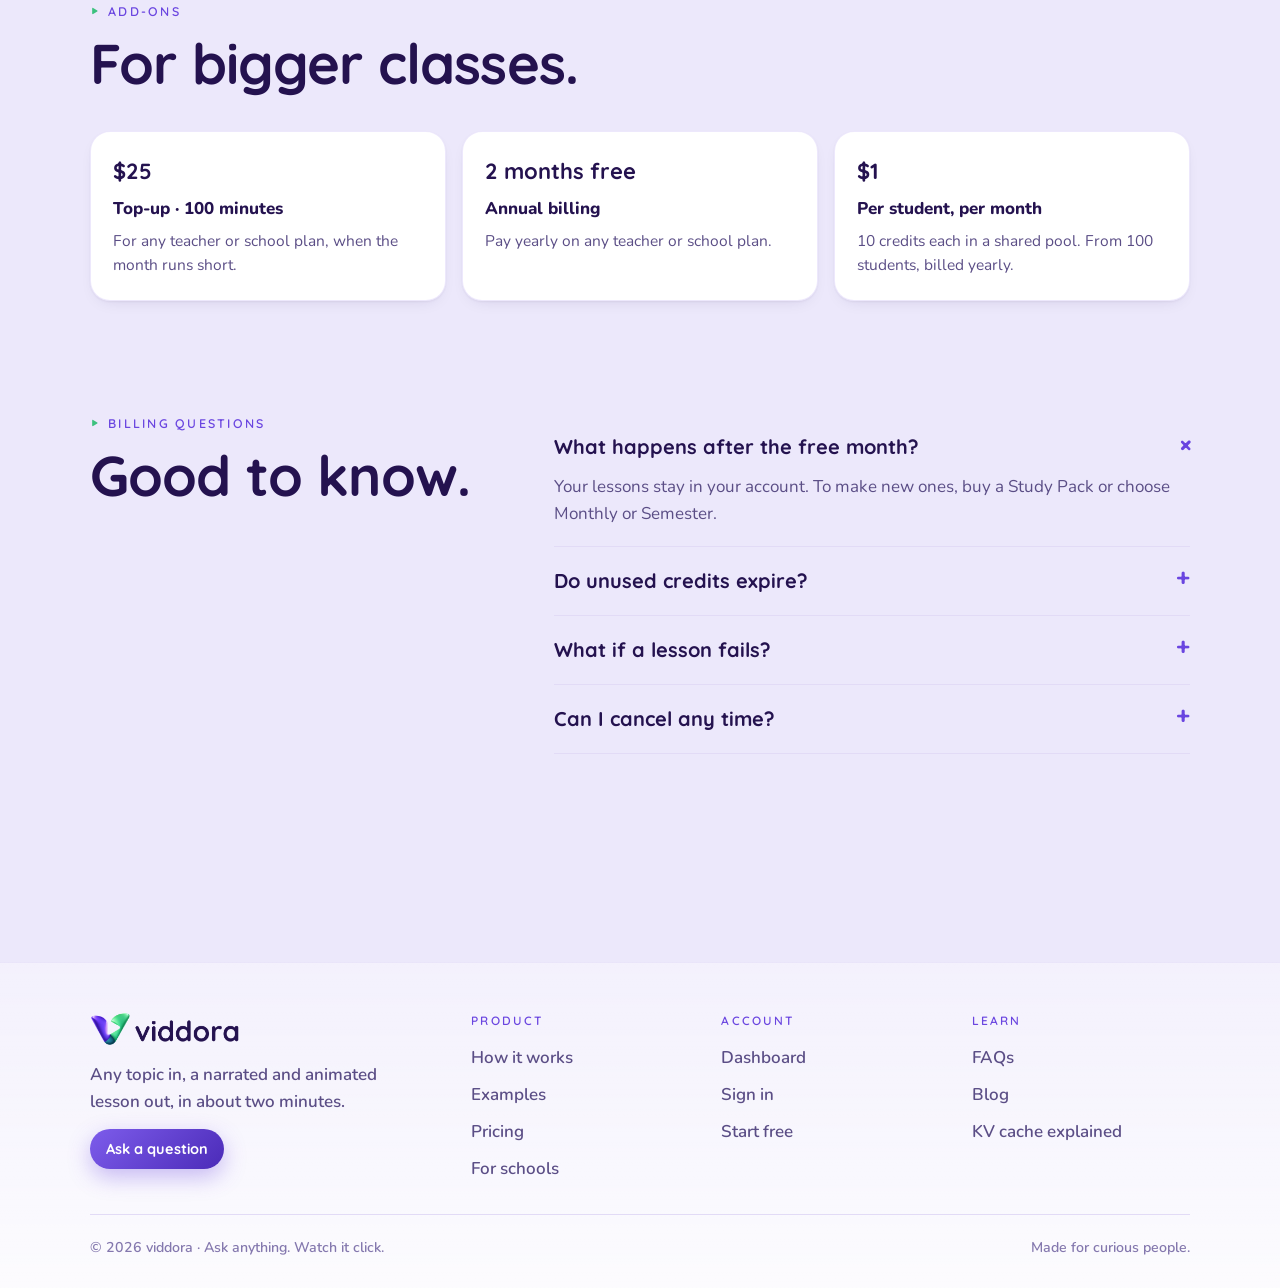
<file: pricing.html>
<!doctype html><html lang="en"><head><meta charset="utf-8"><meta name="viewport" content="width=device-width,initial-scale=1,viewport-fit=cover"><title>viddora Pricing</title><link rel="preconnect" href="https://fonts.googleapis.com"><link rel="preconnect" href="https://fonts.gstatic.com" crossorigin><link rel="stylesheet" href="https://fonts.googleapis.com/css2?family=Quicksand:wght@500;600;700&family=Nunito:wght@400;600;700;800&display=swap"><link rel="stylesheet" href="styles.css?v=202610091357"><meta name="description" content="Ask anything. Watch it click. viddora turns any question into a narrated, animated video lesson in about two minutes."><meta property="og:title" content="viddora"><meta property="og:description" content="Any topic in, a narrated and animated lesson out, in about two minutes."><meta property="og:image" content="/assets/og.png"><meta name="theme-color" content="#ECE8FB"><meta name="color-scheme" content="only light"><link rel="icon" type="image/png" sizes="32x32" href="/assets/favicon-32.png"><link rel="icon" type="image/png" sizes="192x192" href="/assets/favicon-192.png"><link rel="apple-touch-icon" sizes="180x180" href="/assets/favicon-180.png"><link rel="manifest" href="/site.webmanifest"></head><body><a class="skip" href="#main">Skip to content</a><header class="nav"><div class="wrap">
<a class="brand" href="index.html" aria-label="viddora home"><img class="logo-light" src="assets/viddora-logo.png" width="149" height="36" alt=""></a>
<nav class="links" aria-label="Main"><a href="index.html" data-auth="guest">Home</a><a href="account.html" data-auth="in" hidden>Dashboard</a><a href="how-it-works.html">How it works</a><a href="index.html#examples">Examples</a><a href="pricing.html" aria-current="page">Pricing</a><a href="faq.html">FAQs</a><a href="https://tutor-web-766jxfmqfa-uc.a.run.app/blog">Blog</a></nav>
<div class="nav-cta">
 <a class="btn btn-ghost signin" href="signin.html" data-auth="returning" hidden>Sign in</a>
 <a class="btn btn-primary" href="signup.html" data-auth="new">Start free</a>
 <a class="btn btn-primary btn-create" href="index.html#create" data-auth="in" hidden><svg width="16" height="16" viewBox="0 0 24 24" fill="none" stroke="currentColor" stroke-width="2.6" stroke-linecap="round" aria-hidden="true"><path d="M12 5v14M5 12h14"/></svg>Create</a>
 <a class="me" href="account.html" data-auth="in" hidden aria-label="My account"><span class="cr"><span data-credits>0</span>&nbsp;credits</span><span class="avatar" data-initial>?</span></a>
</div></div></header><main id="main"><section class="page-hero"><div class="wrap center hero-card"><div class="glow a" aria-hidden="true"></div><div class="glow b" aria-hidden="true"></div><span class="kicker">Pricing</span><h1>Simple pricing for every learner.</h1><p class="lede">Pay only for finished minutes. 1 credit is 1 minute of video, so a 2-minute lesson uses 2 credits.</p><div class="aud" role="group" aria-label="Show plans for" id="aud"><button type="button" aria-pressed="true" data-v="students">Students</button><button type="button" aria-pressed="false" data-v="schools">Teachers and schools</button></div></div></section>
<section class="block" style="padding-top:24px"><div class="wrap">
 <div data-aud-panel="students"><div class="plans4"><div class="plan"><span class="name">Free month</span><span class="price">$0</span><span class="per">for 30 days</span><ul><li>Up to 60 credits</li><li>Every topic, depth and length</li><li>No card needed to start</li></ul><a class="btn btn-ghost" href="signup.html#free">Start free</a></div><div class="plan hl"><span class="tag">Most popular</span><span class="name">Study Pack</span><span class="price">$5.99</span><span class="per">one-time · 40 credits</span><ul><li>About 20 two-minute lessons</li><li>1080p, no watermark</li><li>Credits last 12 months</li></ul><a class="btn btn-mint" href="signup.html#study">Buy Study Pack</a></div><div class="plan"><span class="name">Monthly</span><span class="price">$7.99</span><span class="per">per month · 60 credits</span><ul><li>The lowest price per minute</li><li>A faster queue</li><li>Up to 30 unused credits roll over</li></ul><a class="btn btn-ghost" href="signup.html#monthly">Choose Monthly</a></div><div class="plan"><span class="name">Semester</span><span class="price">$26.99</span><span class="per">4 months · 60 credits a month</span><ul><li>Monthly, 15% cheaper</li><li>Credits added each month</li><li>Ideal for exam season</li></ul><a class="btn btn-ghost" href="signup.html#semester">Choose Semester</a></div></div></div>
 <div data-aud-panel="schools" hidden><div class="plans4"><div class="plan"><span class="name">Teacher</span><span class="price">$9</span><span class="per">per month · 50 minutes</span><ul><li>1 teacher</li><li>Classroom use rights</li><li>Saved lessons and mp4 downloads</li></ul><a class="btn btn-ghost" href="signup.html#free">Start free</a></div><div class="plan"><span class="name">Academy</span><span class="price">$49</span><span class="per">per month · 300 minutes</span><ul><li>Up to 5 teachers</li><li>One shared minute pool</li><li>Email support</li></ul><a class="btn btn-ghost" href="https://tutor-web-766jxfmqfa-uc.a.run.app/register">Choose Academy</a></div><div class="plan hl"><span class="tag">Best for schools</span><span class="name">School</span><span class="price">$149</span><span class="per">per month · 1,000 minutes</span><ul><li>Up to 25 teachers</li><li>Teacher dashboard and class groups</li><li>School branding, priority rendering</li></ul><a class="btn btn-mint" href="https://tutor-web-766jxfmqfa-uc.a.run.app/register">Choose School</a></div><div class="plan"><span class="name">Institution</span><span class="price">$399</span><span class="per">per month · 3,000 minutes</span><ul><li>Unlimited teachers</li><li>Usage analytics and LMS export</li><li>Admin controls, priority support</li></ul><a class="btn btn-ghost" href="https://tutor-web-766jxfmqfa-uc.a.run.app/register">Talk to us</a></div></div>
  <div class="enterprise"><div style="display:flex;flex-direction:column;gap:6px"><h3 style="font-size:24px">Enterprise and API</h3><p>Volume pricing with SSO, LMS and SCORM integration, data controls and an SLA.</p></div><a class="btn btn-light" href="https://tutor-web-766jxfmqfa-uc.a.run.app/register">Contact sales</a></div></div>
</div></section>
<section class="block" style="padding-top:0"><div class="wrap calc">
 <div class="head" style="margin:0"><span class="kicker">How credits work</span><h2>Choose a length, see the cost.</h2><p class="lede">Failed renders are refunded automatically. Quick text answers from “I'm lost here” are free.</p></div>
 <div class="tablewrap"><table class="calc-table"><caption class="sr">Credits used by each kind of lesson</caption><thead><tr><th>You make</th><th>Credits</th></tr></thead><tbody>
  <tr><td>1-minute lesson</td><td>1</td></tr><tr><td>2-minute lesson</td><td>2</td></tr><tr><td>3-minute lesson</td><td>3</td></tr><tr><td>5-minute deep dive</td><td>5</td></tr><tr><td>“I'm lost here” follow-up clip</td><td>1</td></tr><tr><td>“I'm lost here” text answer</td><td>0</td></tr></tbody></table></div>
</div></section>
<section class="block" style="padding-top:0"><div class="wrap">
 <div class="head"><span class="kicker">Add-ons</span><h2>For bigger classes.</h2></div>
 <div class="addons"><div class="addon"><b>$25</b><span style="font-weight:800">Top-up · 100 minutes</span><p>For any teacher or school plan, when the month runs short.</p></div><div class="addon"><b>2 months free</b><span style="font-weight:800">Annual billing</span><p>Pay yearly on any teacher or school plan.</p></div><div class="addon"><b>$1</b><span style="font-weight:800">Per student, per month</span><p>10 credits each in a shared pool. From 100 students, billed yearly.</p></div></div>
</div></section>
<section class="block" style="padding-top:0"><div class="wrap faq"><div class="head" style="margin:0"><span class="kicker">Billing questions</span><h2>Good to know.</h2></div><div>
 <details open><summary>What happens after the free month?</summary><p>Your lessons stay in your account. To make new ones, buy a Study Pack or choose Monthly or Semester.</p></details>
 <details><summary>Do unused credits expire?</summary><p>Study Pack credits last 12 months. On Monthly, up to 30 unused credits roll over to the next month.</p></details>
 <details><summary>What if a lesson fails?</summary><p>If a lesson fails on our side, its credits go straight back to your balance.</p></details>
 <details><summary>Can I cancel any time?</summary><p>Yes. Cancel from My account, under Plan and billing. You keep your credits until the end of the period you paid for.</p></details>
</div></div></section></main><footer><div class="wrap foot">
<div class="foot-brand"><a class="brand" href="index.html" aria-label="viddora home"><img class="logo-light" src="assets/viddora-logo.png" width="149" height="36" alt=""></a><p>Any topic in, a narrated and animated lesson out, in about two minutes.</p><a class="btn btn-primary btn-sm" href="index.html#create">Ask a question</a></div>
<nav class="foot-col" aria-label="Product"><p class="foot-h">Product</p><a href="how-it-works.html">How it works</a><a href="index.html#examples">Examples</a><a href="pricing.html">Pricing</a><a href="pricing.html#schools">For schools</a></nav>
<nav class="foot-col" aria-label="Account"><p class="foot-h">Account</p><a href="account.html">Dashboard</a><a href="signin.html">Sign in</a><a href="signup.html">Start free</a></nav>
<nav class="foot-col" aria-label="Help"><p class="foot-h">Learn</p><a href="faq.html">FAQs</a><a href="https://tutor-web-766jxfmqfa-uc.a.run.app/blog">Blog</a><a href="https://tutor-web-766jxfmqfa-uc.a.run.app/blog/kv-cache-explained">KV cache explained</a></nav>
<div class="foot-bottom"><small>© 2026 viddora · Ask anything. Watch it click.</small><small>Made for curious people.</small></div>
</div></footer><script src="site.js?v=202610091357"></script></body></html>
</file>
<file: styles.css>
/* Layout: a question becomes a lesson — split hero (ask box + live 3D mark), then the lesson story told in order: scenes, depth, ask-back, pipeline, examples. */
:root{
  color-scheme:only light;
  --bg:#ECE8FB; --surface:#FFFFFF; --ink:#24124F; --sub:#5B4E86; --muted:#8478AE;
  --violet:#6A45E0; --violet-ink:#FFFFFF; --mint:#3CC17E; --mint-deep:#1F8A57; --lav:#E4DDFA; --line:#E2DBF6;
  --deep:#24124F; --deep-2:#4B2BB8; --deep-ink:#F3F0FF; --deep-sub:#C3B8EE;
  --glow-a:#DCD3FA; --glow-b:#CDEFDD; --shadow:rgba(36,18,79,.12); --bad-bg:#FBE3E5; --bad-ink:#9D2733;
  --display:'Quicksand','Nunito',ui-rounded,'Segoe UI',system-ui,sans-serif;
  --body:'Nunito','Quicksand',ui-rounded,'Segoe UI',system-ui,sans-serif;
  --r-card:22px; --r-pill:999px; --gutter:clamp(16px,4vw,40px);
}
*,*::before,*::after{box-sizing:border-box}
html{scroll-behavior:smooth}
@media (prefers-reduced-motion:reduce){html{scroll-behavior:auto}*{transition:none!important;animation:none!important}}
body{margin:0;background:var(--bg);color:var(--ink);font-family:var(--body);font-size:17px;line-height:1.6;-webkit-font-smoothing:antialiased;overflow-x:hidden}
a{color:inherit}
button,input{font:inherit;color:inherit}
:focus-visible{outline:3px solid var(--violet);outline-offset:3px;border-radius:8px}
.wrap{max-width:1180px;margin:0 auto;padding-inline:var(--gutter)}
h1,h2,h3{font-family:var(--display);font-weight:700;line-height:1.05;margin:0;text-wrap:balance;letter-spacing:-.01em}
p{margin:0}
.lede{font-size:clamp(17px,1.4vw,19px);color:var(--sub);max-width:58ch}
.kicker{font-family:var(--display);font-weight:700;font-size:14px;color:var(--violet)}
.sr{position:absolute;width:1px;height:1px;overflow:hidden;clip:rect(0 0 0 0);white-space:nowrap}

/* nav */
.nav{position:sticky;top:env(safe-area-inset-top,0px);z-index:30;background:color-mix(in srgb,var(--bg) 86%,transparent);backdrop-filter:blur(12px);border-bottom:1px solid var(--line)}
.nav .wrap{display:flex;align-items:center;justify-content:space-between;gap:16px;min-height:68px}
.brand{display:flex;align-items:center;gap:10px;text-decoration:none;font-family:var(--display);font-weight:700;font-size:26px;letter-spacing:-.01em}
.brand img{width:38px;height:auto;display:block}
.links{display:flex;gap:26px;font-weight:600;font-size:15px}
.links a{text-decoration:none;color:var(--sub)}
.links a:hover{color:var(--ink)}
.nav-cta{display:flex;align-items:center;gap:10px}
.btn{display:inline-flex;align-items:center;justify-content:center;gap:8px;min-height:46px;padding:0 22px;border-radius:var(--r-pill);font-family:var(--display);font-weight:700;font-size:16px;text-decoration:none;border:0;cursor:pointer;white-space:nowrap}
.btn-primary{background:var(--violet);color:var(--violet-ink);box-shadow:0 8px 22px color-mix(in srgb,var(--violet) 35%,transparent)}
.btn-primary:hover{filter:brightness(1.07)}
.btn-ghost{background:transparent;color:var(--ink);border:1.5px solid var(--line)}
.btn-ghost:hover{border-color:var(--violet)}
.btn-mint{background:var(--mint);color:#24124F}
@media (max-width:860px){.links{display:none}}

/* hero */
.hero{position:relative;overflow:hidden}
.glow{position:absolute;border-radius:50%;filter:blur(70px);pointer-events:none}
.hero .glow.a{width:620px;height:620px;right:-120px;top:-160px;background:var(--glow-a)}
.hero .glow.b{width:480px;height:480px;left:-180px;bottom:-200px;background:var(--glow-b)}
.hero .wrap{position:relative;display:grid;grid-template-columns:1.05fr .95fr;gap:40px;align-items:center;padding-block:56px 72px}
.hero h1{font-size:clamp(46px,6.4vw,86px);line-height:.98}
.hero h1 span{display:block}
.hero-copy{display:flex;flex-direction:column;gap:24px;min-width:0}
.ticks{display:flex;flex-wrap:wrap;gap:8px 18px;color:var(--sub);font-weight:600;font-size:15px;list-style:none;padding:0;margin:0}
.ticks li{display:flex;align-items:center;gap:8px}
.ticks li::before{content:"";width:9px;height:9px;border-radius:3px;background:var(--mint);transform:rotate(45deg)}
.stage3d{position:relative;aspect-ratio:1/1;max-width:100%;min-height:280px}
.stage3d canvas{position:absolute;inset:0;width:100%;height:100%;display:block;touch-action:pan-y}
.stage3d .hint{position:absolute;right:8px;bottom:6px;font-size:13px;color:var(--muted);font-weight:600}
@media (max-width:900px){.hero .wrap{grid-template-columns:1fr;padding-block:32px 48px}.stage3d{max-width:520px;width:100%;justify-self:center}}

/* ask box */
.ask{background:var(--surface);border:1px solid var(--line);border-radius:24px;padding:14px;box-shadow:0 18px 40px var(--shadow);display:flex;flex-direction:column;gap:12px}
.ask input{width:100%;border:0;outline:0;background:transparent;font-family:var(--display);font-weight:600;font-size:clamp(20px,2vw,24px);padding:8px 10px;color:var(--ink)}
.ask input::placeholder{color:var(--muted)}
.ask-row{display:flex;flex-wrap:wrap;gap:10px;align-items:center;justify-content:space-between}
.seg{display:inline-flex;background:var(--lav);border-radius:var(--r-pill);padding:4px;gap:2px;flex-wrap:wrap}
.seg button{border:0;background:transparent;border-radius:var(--r-pill);padding:8px 14px;min-height:38px;font-weight:700;font-size:14px;color:var(--sub);cursor:pointer}
.seg button[aria-pressed="true"]{background:var(--surface);color:var(--ink);box-shadow:0 2px 8px var(--shadow)}
.chips{display:flex;flex-wrap:wrap;gap:8px;align-items:center;font-size:14px;color:var(--muted);font-weight:600}
.chip{border:1px solid var(--line);background:var(--surface);border-radius:var(--r-pill);padding:6px 13px;font-weight:600;font-size:14px;color:var(--sub);cursor:pointer;min-height:36px}
.chip:hover{border-color:var(--violet);color:var(--ink)}
.build{display:none;border-top:1px dashed var(--line);padding:12px 10px 4px;gap:10px;flex-direction:column}
.build.on{display:flex}
.bstep{display:grid;grid-template-columns:22px 1fr auto;gap:10px;align-items:center;font-weight:600;font-size:15px;color:var(--muted)}
.bstep .dot{width:18px;height:18px;border-radius:50%;border:2px solid var(--line)}
.bstep.doing{color:var(--ink)}.bstep.doing .dot{border-color:var(--violet);border-top-color:transparent;animation:spin .8s linear infinite}
.bstep.done{color:var(--ink)}.bstep.done .dot{background:var(--mint);border-color:var(--mint)}
.bstep time{font-variant-numeric:tabular-nums;color:var(--muted);font-size:14px}
@keyframes spin{to{transform:rotate(360deg)}}
.ready{display:none;align-items:center;justify-content:space-between;gap:12px;flex-wrap:wrap;background:var(--lav);border-radius:16px;padding:12px 14px;font-weight:700}
.ready.on{display:flex}
.err{color:var(--bad-ink);font-weight:700;font-size:14px;padding:0 10px}

/* sections */
section.block{padding-block:clamp(64px,9vw,112px)}
.head{display:flex;flex-direction:column;gap:14px;margin-bottom:40px;max-width:760px}
.head h2{font-size:clamp(34px,4.4vw,56px)}

/* scenes */
.scenes{display:grid;grid-template-columns:.9fr 1.1fr;gap:28px;align-items:stretch}
.scene-list{display:flex;flex-direction:column;gap:10px;list-style:none;margin:0;padding:0}
.scene-list button{width:100%;text-align:left;display:grid;grid-template-columns:44px 1fr;gap:14px;align-items:start;background:transparent;border:1px solid transparent;border-radius:18px;padding:14px 16px;cursor:pointer;color:var(--sub)}
.scene-list button .n{font-family:var(--display);font-weight:700;font-size:15px;width:36px;height:36px;border-radius:12px;display:grid;place-items:center;background:var(--lav);color:var(--violet);font-variant-numeric:tabular-nums}
.scene-list button strong{display:block;font-family:var(--display);font-size:20px;color:var(--ink);line-height:1.2}
.scene-list button span.d{display:block;font-size:15px;margin-top:4px}
.scene-list button[aria-selected="true"]{background:var(--surface);border-color:var(--line);box-shadow:0 10px 26px var(--shadow)}
.scene-list button[aria-selected="true"] .n{background:var(--violet);color:var(--violet-ink)}
.screen{position:relative;border-radius:var(--r-card);overflow:hidden;background:var(--deep);color:var(--deep-ink);min-height:360px;display:flex;flex-direction:column;box-shadow:0 24px 50px var(--shadow)}
.screen canvas{flex:1;width:100%;min-height:260px;display:block}
.screen .q{position:absolute;left:18px;top:16px;display:flex;gap:8px;align-items:center;flex-wrap:wrap;font-weight:700;font-size:14px}
.pill{display:inline-flex;align-items:center;border-radius:var(--r-pill);padding:4px 12px;font-family:var(--display);font-weight:700;font-size:13px}
.pill.mint{background:var(--mint);color:#24124F}
.pill.ghost{background:rgba(255,255,255,.1);color:var(--deep-ink)}
.screen .cap{margin:0 18px 14px;background:rgba(10,4,30,.6);border-radius:12px;padding:10px 14px;font-size:16px;font-weight:600;line-height:1.45}
.screen .bar{display:flex;align-items:center;gap:12px;padding:0 18px 16px;font-size:13px;color:var(--deep-sub);font-variant-numeric:tabular-nums}
.track{flex:1;height:5px;border-radius:5px;background:rgba(255,255,255,.14);overflow:hidden}
.track i{display:block;height:100%;width:25%;background:var(--mint);border-radius:5px;transition:width .5s}
@media (max-width:900px){.scenes{grid-template-columns:1fr}}

/* depth */
.depths{display:grid;grid-template-columns:repeat(3,minmax(0,1fr));gap:18px}
.depth{background:var(--surface);border:1px solid var(--line);border-radius:var(--r-card);padding:26px;display:flex;flex-direction:column;gap:14px}
.depth .meter{display:flex;gap:5px}
.depth .meter i{width:26px;height:8px;border-radius:4px;background:var(--lav)}
.depth .meter i.on{background:var(--violet)}
.depth h3{font-size:28px}
.depth .lvl{font-weight:700;color:var(--mint-deep);font-size:14px}
.depth p{color:var(--sub)}
.depth blockquote{margin:auto 0 0;padding:14px 16px;border-radius:14px;background:var(--lav);font-family:var(--display);font-weight:600;font-size:17px;line-height:1.4;color:var(--ink)}
@media (max-width:900px){.depths{grid-template-columns:1fr}}

/* lost */
.lost{background:var(--deep);color:var(--deep-ink);border-radius:32px;padding:clamp(28px,5vw,56px);display:grid;grid-template-columns:1fr 1.05fr;gap:40px;align-items:center;position:relative;overflow:hidden}
.lost .glow{width:420px;height:420px;right:-120px;top:-140px;background:var(--deep-2);opacity:.9}
.lost h2{font-size:clamp(32px,4vw,50px)}
.lost .lede{color:var(--deep-sub)}
.lost ol{list-style:none;margin:8px 0 0;padding:0;display:flex;flex-direction:column;gap:12px;counter-reset:s}
.lost ol li{display:grid;grid-template-columns:34px 1fr;gap:12px;align-items:start;font-weight:600}
.lost ol li::before{counter-increment:s;content:counter(s);width:30px;height:30px;border-radius:10px;display:grid;place-items:center;background:var(--mint);color:#24124F;font-family:var(--display);font-weight:700}
.player{position:relative;background:#0A0420;border-radius:20px;overflow:hidden;border:1px solid rgba(255,255,255,.08)}
.player svg{display:block;width:100%;height:auto}
.player .pbar{display:flex;align-items:center;gap:10px;padding:12px 16px;font-size:13px;color:var(--deep-sub);font-variant-numeric:tabular-nums;flex-wrap:wrap}
.lostbtn{background:var(--mint);color:#24124F;border:0;border-radius:var(--r-pill);font-family:var(--display);font-weight:700;padding:8px 14px;cursor:pointer;min-height:38px}
.answer{display:none;margin:0 16px 16px;background:rgba(255,255,255,.06);border:1px solid rgba(255,255,255,.12);border-radius:16px;padding:14px;flex-direction:column;gap:10px}
.answer.on{display:flex}
.answer .opts{display:flex;flex-wrap:wrap;gap:8px}
.answer .opts button{background:transparent;border:1px solid rgba(255,255,255,.22);color:var(--deep-ink);border-radius:var(--r-pill);padding:6px 12px;font-weight:700;font-size:13px;cursor:pointer;min-height:34px}
.answer .opts button[aria-pressed="true"]{background:var(--deep-ink);color:var(--deep)}
.answer p{font-size:15px}
.answer small{color:var(--deep-sub);font-size:13px}
.lost figcaption{font-size:13px;color:var(--deep-sub);padding:0 16px 14px}
@media (max-width:900px){.lost{grid-template-columns:1fr}}

/* pipeline */
.pipe{background:var(--surface);border:1px solid var(--line);border-radius:var(--r-card);padding:clamp(20px,3vw,32px)}
.pipe-bar{display:flex;height:16px;border-radius:8px;overflow:hidden;gap:3px;margin:6px 0 26px}
.pipe-bar i{display:block;height:100%}
.pipe-steps{display:grid;grid-template-columns:repeat(4,minmax(0,1fr));gap:22px}
.pstep{display:flex;flex-direction:column;gap:8px;min-width:0}
.pstep .t{display:flex;align-items:center;gap:8px;font-variant-numeric:tabular-nums;font-weight:800;font-size:14px;color:var(--sub)}
.pstep .t i{width:12px;height:12px;border-radius:4px}
.pstep h3{font-size:22px}
.pstep p{color:var(--sub);font-size:15.5px}
.pipe-total{display:flex;justify-content:space-between;flex-wrap:wrap;gap:8px;font-weight:700;color:var(--sub);font-size:14px;font-variant-numeric:tabular-nums}
@media (max-width:900px){.pipe-steps{grid-template-columns:repeat(2,minmax(0,1fr))}}
@media (max-width:520px){.pipe-steps{grid-template-columns:1fr}}

/* examples */
.grid4{display:grid;grid-template-columns:repeat(4,minmax(0,1fr));gap:18px}
.ex{display:flex;flex-direction:column;gap:12px;text-decoration:none;min-width:0}
.thumb{aspect-ratio:16/10;max-width:100%;border-radius:18px;overflow:hidden;background:var(--deep);position:relative;transition:transform .25s}
.ex:hover .thumb{transform:translateY(-4px)}
.thumb svg{position:absolute;inset:0;width:100%;height:100%}
.thumb .pill{position:absolute;left:12px;top:12px}
.ex h3{font-size:19px;line-height:1.2}
.ex p{color:var(--sub);font-size:15px}
@media (max-width:1000px){.grid4{grid-template-columns:repeat(2,minmax(0,1fr))}}
@media (max-width:520px){.grid4{grid-template-columns:1fr}}

/* audience */
.who{display:grid;grid-template-columns:repeat(4,minmax(0,1fr));gap:0;border-top:1px solid var(--line)}
.who div{padding:24px 22px 0 0;display:flex;flex-direction:column;gap:8px}
.who h3{font-size:22px}
.who p{color:var(--sub);font-size:15.5px}
.who .ic{width:40px;height:40px;border-radius:14px;background:var(--lav);display:grid;place-items:center;color:var(--violet)}
@media (max-width:900px){.who{grid-template-columns:repeat(2,minmax(0,1fr));gap:0 18px}}
@media (max-width:520px){.who{grid-template-columns:1fr}}

/* pricing */
.plans{display:grid;grid-template-columns:repeat(3,minmax(0,1fr));gap:18px}
.plan{background:var(--surface);border:1px solid var(--line);border-radius:var(--r-card);padding:26px;display:flex;flex-direction:column;gap:12px}
.plan.hl{background:var(--deep);color:var(--deep-ink);border-color:transparent}
.plan .name{font-family:var(--display);font-weight:700;font-size:18px}
.plan .price{font-family:var(--display);font-weight:700;font-size:52px;line-height:1;font-variant-numeric:tabular-nums}
.plan .price small{font-size:16px;font-weight:600;color:var(--sub)}
.plan.hl .price small,.plan.hl li{color:var(--deep-sub)}
.plan ul{list-style:none;padding:0;margin:4px 0 8px;display:flex;flex-direction:column;gap:8px;color:var(--sub);font-size:15.5px}
.plan li{display:flex;gap:10px}
.plan li::before{content:"";flex:none;width:8px;height:8px;margin-top:9px;border-radius:2px;background:var(--mint);transform:rotate(45deg)}
.plan .btn{margin-top:auto}
.plan-note{margin-top:18px;color:var(--sub);font-size:15px}
@media (max-width:900px){.plans{grid-template-columns:1fr}}

/* faq */
.faq{display:grid;grid-template-columns:.8fr 1.2fr;gap:40px;align-items:start}
.faq details{border-bottom:1px solid var(--line);padding:18px 0}
.faq summary{cursor:pointer;list-style:none;display:flex;justify-content:space-between;gap:16px;font-family:var(--display);font-weight:700;font-size:20px}
.faq summary::-webkit-details-marker{display:none}
.faq summary::after{content:"+";color:var(--violet);font-size:24px;line-height:1}
.faq details[open] summary::after{content:"–"}
.faq details p{margin-top:10px;color:var(--sub);max-width:62ch}
@media (max-width:900px){.faq{grid-template-columns:1fr;gap:10px}}

/* blog + cta */
.post{display:grid;grid-template-columns:1fr 1.2fr;gap:0;background:var(--surface);border:1px solid var(--line);border-radius:var(--r-card);overflow:hidden;text-decoration:none}
.post .thumb{border-radius:0;aspect-ratio:auto;min-height:220px}
.post .txt{padding:28px;display:flex;flex-direction:column;gap:12px;justify-content:center}
.post h3{font-size:28px}
.post p{color:var(--sub)}
.post small{color:var(--muted);font-weight:700}
@media (max-width:800px){.post{grid-template-columns:1fr}}
.cta{position:relative;overflow:hidden;border-radius:32px;background:var(--surface);border:1px solid var(--line);display:grid;grid-template-columns:1.2fr .8fr;align-items:center;gap:20px;padding:clamp(28px,5vw,56px)}
.cta .glow.a{width:420px;height:420px;right:-100px;top:-120px;background:var(--glow-a)}
.cta .glow.b{width:360px;height:360px;left:-120px;bottom:-160px;background:var(--glow-b)}
.cta .glow{z-index:0}.cta > :not(.glow){position:relative;z-index:1}
.cta h2{font-size:clamp(32px,4.2vw,52px)}
.cta-copy{display:flex;flex-direction:column;gap:20px;min-width:0}
.cta .stage3d{aspect-ratio:1/1;min-height:220px}
@media (max-width:900px){.cta{grid-template-columns:1fr}.cta .stage3d{max-width:360px;width:100%;justify-self:center;order:-1}}

footer{border-top:1px solid var(--line);margin-top:clamp(64px,8vw,96px)}
footer .wrap{display:flex;justify-content:space-between;gap:24px;flex-wrap:wrap;padding-block:36px}
footer nav{display:flex;gap:22px;flex-wrap:wrap;font-weight:600;color:var(--sub)}
footer nav a{text-decoration:none}
footer small{color:var(--muted);font-weight:600}

[hidden]{display:none!important}

/* ---------- shared additions ---------- */
.links a[aria-current="page"]{color:var(--ink);box-shadow:inset 0 -2px 0 var(--violet)}
.me{display:flex;align-items:center;gap:10px;text-decoration:none;font-weight:700;font-size:15px}
.me .cr{display:inline-flex;align-items:center;gap:6px;background:var(--lav);border-radius:var(--r-pill);padding:6px 12px;font-variant-numeric:tabular-nums;color:var(--ink)}
.me .cr::before{content:"";width:8px;height:8px;border-radius:50%;background:var(--mint)}
.avatar{width:40px;height:40px;border-radius:50%;background:var(--violet);color:var(--violet-ink);display:grid;place-items:center;font-family:var(--display);font-weight:700;font-size:16px;flex:none}
.page-hero{position:relative;overflow:hidden}
.page-hero .wrap{position:relative;padding-block:56px 40px;display:flex;flex-direction:column;gap:16px;max-width:980px;margin-inline:auto}
.page-hero h1{font-size:clamp(40px,5.6vw,72px);line-height:1}
.page-hero .glow.a{width:520px;height:520px;right:-140px;top:-200px;background:var(--glow-a)}
.page-hero .glow.b{width:380px;height:380px;left:-160px;bottom:-220px;background:var(--glow-b)}
.center{text-align:center;align-items:center}
.center .lede{margin-inline:auto}
.teaser{display:flex;justify-content:space-between;align-items:center;gap:20px;flex-wrap:wrap;background:var(--surface);border:1px solid var(--line);border-radius:var(--r-card);padding:24px 28px}
.teaser h3{font-size:24px}
.teaser p{color:var(--sub)}

/* ---------- pricing page ---------- */
.aud{display:inline-flex;background:var(--lav);border-radius:var(--r-pill);padding:5px;gap:4px;margin:8px auto 0}
.aud button{border:0;background:transparent;border-radius:var(--r-pill);padding:10px 18px;min-height:44px;font-family:var(--display);font-weight:700;font-size:15px;color:var(--sub);cursor:pointer}
.aud button[aria-pressed="true"]{background:var(--surface);color:var(--ink);box-shadow:0 2px 10px var(--shadow)}
.plans4{display:grid;grid-template-columns:repeat(4,minmax(0,1fr));gap:16px}
.plans4 .plan .price{font-size:44px}
.plan .per{font-weight:700;color:var(--ink)}
.plan.hl .per{color:var(--deep-ink)}
.plan .tag{align-self:flex-start;background:var(--mint);color:#24124F;border-radius:var(--r-pill);padding:3px 10px;font-family:var(--display);font-weight:700;font-size:12px}
@media (max-width:1060px){.plans4{grid-template-columns:repeat(2,minmax(0,1fr))}}
@media (max-width:620px){.plans4{grid-template-columns:1fr}}
.enterprise{margin-top:16px;display:flex;justify-content:space-between;align-items:center;gap:16px;flex-wrap:wrap;background:var(--deep);color:var(--deep-ink);border-radius:var(--r-card);padding:24px 28px}
.enterprise p{color:var(--deep-sub)}
.calc{display:grid;grid-template-columns:1fr 1fr;gap:28px;align-items:center}
.calc-table{width:100%;border-collapse:collapse;font-variant-numeric:tabular-nums}
.calc-table th,.calc-table td{text-align:left;padding:12px 10px;border-bottom:1px solid var(--line)}
.calc-table th{font-family:var(--display);font-size:14px;color:var(--sub)}
.calc-table td:last-child,.calc-table th:last-child{text-align:right}
.addons{display:grid;grid-template-columns:repeat(3,minmax(0,1fr));gap:16px}
.addon{background:var(--surface);border:1px solid var(--line);border-radius:var(--r-card);padding:22px;display:flex;flex-direction:column;gap:6px}
.addon b{font-family:var(--display);font-size:22px}
.addon p{color:var(--sub);font-size:15.5px}
@media (max-width:900px){.calc{grid-template-columns:1fr}.addons{grid-template-columns:1fr}}
.tablewrap{overflow-x:auto;background:var(--surface);border:1px solid var(--line);border-radius:var(--r-card);padding:6px 18px}

/* ---------- auth pages ---------- */
.auth{display:grid;grid-template-columns:minmax(0,1fr) minmax(0,1fr);min-height:calc(100vh - 69px)}
.auth-form{display:flex;align-items:center;justify-content:center;padding-block:48px}
.auth-card{width:100%;max-width:440px;display:flex;flex-direction:column;gap:22px}
.auth-card h1{font-size:clamp(34px,3.6vw,46px)}
.auth-card .lede{font-size:17px}
.auth-art{position:relative;overflow:hidden;background:var(--deep);color:var(--deep-ink);display:flex;flex-direction:column;justify-content:flex-end;padding:40px}
.auth-art .glow{width:520px;height:520px;right:-160px;top:-160px;background:var(--deep-2);opacity:.9}
.auth-art .stage3d{position:absolute;inset:0;aspect-ratio:auto;min-height:0}
.auth-art blockquote{position:relative;margin:0;max-width:420px;font-family:var(--display);font-weight:700;font-size:24px;line-height:1.3}
.auth-art cite{display:block;margin-top:10px;font-style:normal;font-family:var(--body);font-weight:600;font-size:15px;color:var(--deep-sub)}
@media (max-width:900px){.auth{grid-template-columns:1fr}.auth-art{min-height:280px;order:-1;padding:24px}.auth-art .stage3d{left:42%}.auth-art blockquote{font-size:18px;max-width:58%}}
form.stack{display:flex;flex-direction:column;gap:16px}
.field{display:flex;flex-direction:column;gap:6px}
.field label,.legend{font-weight:800;font-size:15px}
.field input[type=text],.field input[type=email],.field input[type=password],.field input[type=search]{width:100%;min-height:50px;border:1.5px solid var(--line);background:var(--surface);border-radius:14px;padding:0 14px;font-size:16px;color:var(--ink)}
.field input:focus{outline:none;border-color:var(--violet);box-shadow:0 0 0 4px color-mix(in srgb,var(--violet) 18%,transparent)}
.field .hint{font-size:13.5px;color:var(--muted);font-weight:600}
.field .ferr{font-size:13.5px;color:var(--bad-ink);font-weight:700}
.field[data-invalid] input{border-color:var(--bad-ink)}
.pw{position:relative}
.pw button{position:absolute;right:6px;top:50%;transform:translateY(-50%);border:0;background:transparent;color:var(--violet);font-weight:800;font-size:14px;cursor:pointer;min-height:40px;padding:0 10px}
.row-between{display:flex;justify-content:space-between;align-items:center;gap:12px;flex-wrap:wrap;font-size:15px;font-weight:600}
.row-between a,.muted-link{color:var(--violet);font-weight:800;text-decoration:none}
.check{display:flex;gap:10px;align-items:flex-start;font-size:15px;color:var(--sub);font-weight:600}
.check input{width:20px;height:20px;accent-color:var(--violet);margin-top:2px;flex:none}
.or{display:flex;align-items:center;gap:12px;color:var(--muted);font-weight:700;font-size:14px}
.or::before,.or::after{content:"";flex:1;height:1px;background:var(--line)}
.btn-block{width:100%}
.btn-social{background:var(--surface);color:var(--ink);border:1.5px solid var(--line)}
.planpick{display:grid;grid-template-columns:repeat(3,minmax(0,1fr));gap:10px;border:0;padding:0;margin:0}
.planpick label{position:relative;display:flex;flex-direction:column;gap:2px;border:1.5px solid var(--line);background:var(--surface);border-radius:16px;padding:12px;cursor:pointer;font-size:14px;color:var(--sub);font-weight:600}
.planpick label b{font-family:var(--display);font-size:16px;color:var(--ink)}
.planpick label strong{font-family:var(--display);font-size:20px;color:var(--ink)}
.planpick input{position:absolute;opacity:0;pointer-events:none}
.planpick label:has(input:checked){border-color:var(--violet);box-shadow:0 0 0 3px color-mix(in srgb,var(--violet) 22%,transparent)}
.planpick label:has(input:focus-visible){outline:3px solid var(--violet);outline-offset:2px}
@media (max-width:480px){.planpick{grid-template-columns:1fr}}
.notice{border-radius:14px;padding:12px 14px;font-weight:700;font-size:14.5px;background:var(--lav)}

/* ---------- account ---------- */
.acct-head{display:flex;justify-content:space-between;align-items:flex-end;gap:16px;flex-wrap:wrap;padding-block:40px 24px}
.acct-head h1{font-size:clamp(34px,4.2vw,52px)}
.acct-head p{color:var(--sub);font-weight:600}
.stats{display:grid;grid-template-columns:1.1fr 1fr 1.1fr;gap:16px}
.stat{background:var(--surface);border:1px solid var(--line);border-radius:var(--r-card);padding:22px;display:flex;flex-direction:column;gap:12px;min-width:0}
.stat h2{font-family:var(--display);font-size:15px;color:var(--sub);font-weight:700}
.stat .big{font-family:var(--display);font-weight:700;font-size:46px;line-height:1;font-variant-numeric:tabular-nums}
.stat .big small{font-size:18px;color:var(--sub);font-weight:600}
.stat .meta{color:var(--sub);font-size:14.5px;font-weight:600}
.gauge{display:flex;align-items:center;gap:18px}
.gauge svg{flex:none}
.split{display:flex;height:12px;border-radius:6px;overflow:hidden;background:var(--lav);gap:2px}
.split i{display:block;height:100%}
.legend-row{display:flex;flex-wrap:wrap;gap:6px 14px;font-size:13.5px;font-weight:700;color:var(--sub);font-variant-numeric:tabular-nums}
.legend-row span{display:inline-flex;align-items:center;gap:6px}
.legend-row span i{width:10px;height:10px;border-radius:3px;display:inline-block}
.stat.plan-stat{background:var(--deep);color:var(--deep-ink);border-color:transparent}
.stat.plan-stat h2,.stat.plan-stat .meta{color:var(--deep-sub)}
.stat.plan-stat .big small{color:var(--deep-sub)}
.stat .actions{display:flex;gap:8px;flex-wrap:wrap;margin-top:auto}
.btn-sm{min-height:40px;padding:0 16px;font-size:14.5px}
.btn-light{background:var(--deep-ink);color:var(--deep)}
.btn-outline-light{background:transparent;color:var(--deep-ink);border:1.5px solid rgba(255,255,255,.28)}
@media (max-width:980px){.stats{grid-template-columns:1fr}}
.tabs{display:flex;gap:4px;border-bottom:1px solid var(--line);margin-top:36px;overflow-x:auto;scrollbar-width:none}
.tabs button{border:0;background:transparent;padding:14px 16px;min-height:48px;font-family:var(--display);font-weight:700;font-size:16px;color:var(--sub);cursor:pointer;white-space:nowrap;border-bottom:3px solid transparent;margin-bottom:-1px}
.tabs button[aria-selected="true"]{color:var(--ink);border-bottom-color:var(--violet)}
.tabs button .count{display:inline-block;margin-left:6px;background:var(--lav);border-radius:var(--r-pill);padding:1px 8px;font-size:13px;font-variant-numeric:tabular-nums}
.panel{padding-block:24px 8px}
.toolbar{display:flex;justify-content:space-between;align-items:center;gap:12px;flex-wrap:wrap;margin-bottom:18px}
.toolbar .field{flex:1 1 260px;max-width:380px}
.lgrid{display:grid;grid-template-columns:repeat(3,minmax(0,1fr));gap:18px}
@media (max-width:1000px){.lgrid{grid-template-columns:repeat(2,minmax(0,1fr))}}
@media (max-width:560px){.lgrid{grid-template-columns:1fr}}
.lcard{display:flex;flex-direction:column;gap:10px;background:var(--surface);border:1px solid var(--line);border-radius:var(--r-card);padding:10px 10px 16px;text-align:left;cursor:pointer;color:var(--ink);min-width:0}
.lcard:hover{border-color:var(--violet)}
.lcard .thumb{border-radius:14px;aspect-ratio:16/9}
.lcard .thumb .len{position:absolute;right:10px;bottom:10px;background:rgba(10,4,30,.75);color:#fff;border-radius:8px;padding:2px 8px;font-size:12.5px;font-weight:800;font-variant-numeric:tabular-nums}
.lcard .thumb .state{position:absolute;left:10px;bottom:10px}
.lcard h3{font-size:18px;line-height:1.25;padding-inline:6px}
.lcard .info{display:flex;gap:8px;align-items:center;flex-wrap:wrap;padding-inline:6px;font-size:13.5px;font-weight:700;color:var(--muted);font-variant-numeric:tabular-nums}
.dtag{display:inline-flex;border-radius:var(--r-pill);padding:2px 10px;font-family:var(--display);font-weight:700;font-size:12.5px;background:var(--lav);color:var(--violet)}
.badge{display:inline-flex;border-radius:var(--r-pill);padding:3px 10px;font-family:var(--display);font-weight:700;font-size:12px}
.badge.ok{background:var(--mint);color:#24124F}
.badge.fail{background:var(--bad-bg);color:var(--bad-ink)}
.badge.clip{background:var(--violet);color:var(--violet-ink)}
.empty{text-align:center;padding:48px 16px;border:1.5px dashed var(--line);border-radius:var(--r-card);display:flex;flex-direction:column;align-items:center;gap:12px}
.empty h3{font-size:24px}
.empty p{color:var(--sub);max-width:46ch}
table.hist{width:100%;border-collapse:collapse;font-variant-numeric:tabular-nums;min-width:560px}
table.hist th,table.hist td{text-align:left;padding:14px 10px;border-bottom:1px solid var(--line);font-size:15.5px}
table.hist th{font-family:var(--display);font-size:14px;color:var(--sub)}
table.hist td.num,table.hist th.num{text-align:right}
.plus{color:var(--mint-deep);font-weight:800}.minus{color:var(--ink);font-weight:800}.zero{color:var(--muted);font-weight:800}
.billing{display:grid;grid-template-columns:1.1fr .9fr;gap:18px;align-items:start}
@media (max-width:900px){.billing{grid-template-columns:1fr}}
.card{background:var(--surface);border:1px solid var(--line);border-radius:var(--r-card);padding:24px;display:flex;flex-direction:column;gap:14px}
.card h3{font-size:22px}
.kv{display:grid;grid-template-columns:auto 1fr;gap:8px 18px;font-size:15.5px}
.kv dt{color:var(--sub);font-weight:700}
.kv dd{margin:0;font-weight:700;font-variant-numeric:tabular-nums}
.switch-opts{display:flex;flex-direction:column;gap:10px}
.opt{display:flex;justify-content:space-between;align-items:center;gap:12px;flex-wrap:wrap;border:1px solid var(--line);border-radius:16px;padding:14px 16px}
.opt b{font-family:var(--display)}
.opt p{color:var(--sub);font-size:14.5px}
.confirm{display:none;border-radius:16px;background:var(--bad-bg);color:var(--bad-ink);padding:14px 16px;gap:10px;flex-direction:column}
.confirm.on{display:flex}
.modal{position:fixed;inset:0;z-index:60;background:rgba(12,6,31,.62);display:none;align-items:center;justify-content:center;padding:16px}
.modal.on{display:flex}
.modal .box{width:min(860px,100%);max-height:calc(100vh - 32px);overflow:auto;background:var(--surface);border-radius:24px;padding:16px;display:flex;flex-direction:column;gap:14px}
.modal .vid{position:relative;border-radius:16px;overflow:hidden;background:var(--deep);aspect-ratio:16/9}
.modal .vid svg{position:absolute;inset:0;width:100%;height:100%}
.modal .vid .playbig{position:absolute;left:50%;top:50%;transform:translate(-50%,-50%);width:72px;height:72px;border-radius:50%;border:0;background:rgba(255,255,255,.92);display:grid;place-items:center;cursor:pointer}
.modal .row-between h3{font-size:24px}
.toast{position:fixed;left:50%;bottom:calc(20px + env(safe-area-inset-bottom,0px));transform:translateX(-50%);background:var(--ink);color:var(--bg);padding:12px 18px;border-radius:14px;font-weight:700;z-index:70;display:none}
.toast.on{display:block}

/* ---------- polish: motion, theme toggle, mobile menu ---------- */
:root{--ease:cubic-bezier(.2,.8,.2,1);--grad:linear-gradient(100deg,var(--violet) 10%,#9B5CF0 45%,var(--mint-deep) 95%)}
::selection{background:color-mix(in srgb,var(--violet) 28%,transparent)}
body.locked{overflow:hidden}
.skip{position:fixed;left:12px;top:-60px;z-index:100;background:var(--violet);color:var(--violet-ink);padding:10px 16px;border-radius:12px;font-weight:800;text-decoration:none;transition:top .2s}
.skip:focus{top:12px}

.btn{transition:transform .18s var(--ease),box-shadow .18s var(--ease),filter .18s,background-color .18s,border-color .18s,color .18s}
.btn:hover{transform:translateY(-1px)}
.btn:active{transform:translateY(1px) scale(.98)}
.btn-primary{background-image:linear-gradient(135deg,color-mix(in srgb,var(--violet) 88%,#fff),var(--violet))}
.btn-primary:hover{box-shadow:0 12px 28px color-mix(in srgb,var(--violet) 45%,transparent)}
.btn-ghost:hover{background:color-mix(in srgb,var(--violet) 7%,transparent)}
.btn-mint:hover{filter:brightness(1.06);box-shadow:0 10px 24px color-mix(in srgb,var(--mint) 38%,transparent)}
.btn:disabled{opacity:.7;cursor:progress;transform:none}
.btn.busy svg{display:none}
.btn.busy::after{content:"";width:16px;height:16px;border-radius:50%;border:2.5px solid currentColor;border-right-color:transparent;animation:spin .7s linear infinite}
.ask-go svg{transition:transform .2s var(--ease)}
.ask-go:hover svg{transform:translateX(3px)}

.icon-btn{display:inline-grid;place-items:center;width:44px;height:44px;border-radius:50%;border:1.5px solid var(--line);background:var(--surface);color:var(--ink);cursor:pointer;flex:none;transition:transform .2s var(--ease),border-color .2s,background-color .2s}
.icon-btn:hover{border-color:var(--violet);color:var(--violet)}
.icon-btn svg{transition:transform .3s var(--ease)}
.menu-btn{display:none}
.menu-btn path{transition:transform .25s var(--ease),opacity .2s;transform-origin:12px 12px}
.menu-open .menu-btn .l1{transform:translateY(5px) rotate(45deg)}
.menu-open .menu-btn .l2{opacity:0}
.menu-open .menu-btn .l3{transform:translateY(-5px) rotate(-45deg)}
.nav{transition:box-shadow .25s,background-color .25s}
.nav.scrolled{box-shadow:0 6px 24px var(--shadow);background:color-mix(in srgb,var(--bg) 92%,transparent)}
.links a{position:relative;padding:6px 2px;transition:color .15s}
.links a::after{content:"";position:absolute;left:0;right:0;bottom:-2px;height:2px;border-radius:2px;background:var(--violet);transform:scaleX(0);transition:transform .25s var(--ease)}
.links a:hover::after{transform:scaleX(1)}
.links a[aria-current="page"]{box-shadow:none}
.links a[aria-current="page"]::after{transform:scaleX(1)}
.mnav{border-top:1px solid var(--line);background:var(--bg);animation:drop .25s var(--ease)}
.mnav .wrap{display:flex;flex-direction:column;padding-block:8px 20px}
.mnav .wrap > a:not(.btn){padding:14px 4px;font-family:var(--display);font-weight:700;font-size:19px;text-decoration:none;border-bottom:1px solid var(--line)}
.mnav .wrap > a[aria-current="page"]{color:var(--violet)}
.mnav-cta{display:grid;grid-template-columns:1fr 1fr;gap:10px;margin-top:16px}
.mnav .wrap > .btn{margin-top:16px}
@keyframes drop{from{opacity:0;transform:translateY(-8px)}}
@media (max-width:860px){.menu-btn{display:inline-grid}.me .cr{display:none}.nav-cta .btn{min-height:42px;padding:0 16px;font-size:15px}}
@media (max-width:380px){.brand{font-size:22px}.brand img{width:32px}.nav-cta{gap:6px}.icon-btn{width:40px;height:40px}}

/* hero */
.eyebrow{align-self:flex-start;display:inline-flex;align-items:center;gap:8px;background:var(--surface);border:1px solid var(--line);border-radius:var(--r-pill);padding:6px 14px 6px 10px;font-weight:700;font-size:14px;color:var(--sub);box-shadow:0 4px 14px var(--shadow)}
.eyebrow i{width:8px;height:8px;border-radius:50%;background:var(--mint);box-shadow:0 0 0 0 color-mix(in srgb,var(--mint) 60%,transparent);animation:ping 2s infinite}
@keyframes ping{70%{box-shadow:0 0 0 8px transparent}100%{box-shadow:0 0 0 0 transparent}}
.grad{background:var(--grad);-webkit-background-clip:text;background-clip:text;color:transparent;padding-bottom:.06em}
.hero .glow{animation:float 14s ease-in-out infinite alternate}
.hero .glow.b{animation-duration:18s}
@keyframes float{to{transform:translate(-30px,24px) scale(1.06)}}

/* ask box */
.ask{transition:box-shadow .25s,border-color .25s}
.ask:focus-within{border-color:color-mix(in srgb,var(--violet) 55%,var(--line));box-shadow:0 18px 40px var(--shadow),0 0 0 4px color-mix(in srgb,var(--violet) 14%,transparent)}
.ask-input{display:flex;align-items:center;gap:6px;padding-left:8px}
.ask-ic{color:var(--violet);flex:none}
.ask-input input{flex:1;min-width:0}
.kbd{flex:none;display:inline-grid;place-items:center;min-width:26px;height:26px;padding:0 6px;border:1.5px solid var(--line);border-bottom-width:3px;border-radius:7px;font:700 13px var(--body);color:var(--muted);margin-right:6px}
.ask:focus-within .kbd{opacity:0}
.opt-group{display:flex;flex-direction:column;gap:4px}
.seg-label{font-size:12px;font-weight:800;letter-spacing:.06em;text-transform:uppercase;color:var(--muted);padding-left:10px}
.ask-row{align-items:flex-end}
.seg button{transition:background-color .2s,color .2s,box-shadow .2s}
.seg button:hover:not([aria-pressed="true"]){color:var(--ink)}
.chip{transition:border-color .15s,color .15s,transform .15s,background-color .15s}
.chip:hover{transform:translateY(-1px);background:color-mix(in srgb,var(--violet) 6%,var(--surface))}
.bstep.done .dot{position:relative}
.bstep.done .dot::after{content:"";position:absolute;left:5px;top:2px;width:4px;height:8px;border:solid #24124F;border-width:0 2px 2px 0;transform:rotate(45deg)}
.ready.on{animation:drop .35s var(--ease)}
@media (max-width:560px){.ask-row .btn{width:100%}.kbd{display:none}}

/* cards: lift on hover */
.depth,.plan,.addon,.teaser,.post,.stat,.card,.who div,.lcard{transition:transform .25s var(--ease),box-shadow .25s var(--ease),border-color .25s}
.depth:hover,.addon:hover,.plan:hover,.lcard:hover{transform:translateY(-4px);box-shadow:0 18px 40px var(--shadow)}
.post:hover{box-shadow:0 18px 40px var(--shadow);border-color:color-mix(in srgb,var(--violet) 40%,var(--line))}
.post .thumb svg{transition:transform .5s var(--ease)}
.post:hover .thumb svg,.ex:hover .thumb svg{transform:scale(1.04)}
.thumb svg{transition:transform .5s var(--ease)}
.ex:hover .thumb{box-shadow:0 16px 34px var(--shadow)}
.ex h3{transition:color .15s}
a.ex:hover h3{color:var(--violet)}
.scene-list button{transition:background-color .2s,border-color .2s,box-shadow .2s}
.scene-list button:hover:not([aria-selected="true"]){background:color-mix(in srgb,var(--surface) 60%,transparent)}
.who .ic{transition:transform .25s var(--ease),background-color .25s,color .25s}
.who div:hover .ic{transform:translateY(-3px) rotate(-6deg);background:var(--violet);color:var(--violet-ink)}
.plan.hl{box-shadow:0 22px 50px color-mix(in srgb,var(--violet) 30%,transparent);outline:1px solid color-mix(in srgb,var(--violet) 45%,transparent)}
.lost,.enterprise,.stat.plan-stat,.auth-art{outline:1px solid color-mix(in srgb,var(--violet) 22%,transparent)}
.faq summary{transition:color .15s}
.faq summary:hover{color:var(--violet)}
.faq summary::after{transition:transform .25s var(--ease)}
.faq details[open] summary::after{content:"+";transform:rotate(45deg)}
.faq details[open] p{animation:drop .3s var(--ease)}

/* lesson cards */
.lcard .play{position:absolute;left:50%;top:50%;width:54px;height:54px;border-radius:50%;display:grid;place-items:center;background:rgba(255,255,255,.92);color:#6A45E0;transform:translate(-50%,-50%) scale(.8);opacity:0;transition:opacity .2s,transform .25s var(--ease);padding-left:3px}
.lcard:hover .play,.lcard:focus-visible .play{opacity:1;transform:translate(-50%,-50%) scale(1)}
.tabs button{transition:color .15s,border-color .2s}
.tabs button:hover{color:var(--ink)}
.panel{animation:fade .3s var(--ease)}
@keyframes fade{from{opacity:0;transform:translateY(6px)}}

/* forms */
.field input{transition:border-color .15s,box-shadow .15s}
.field input:hover{border-color:color-mix(in srgb,var(--violet) 35%,var(--line))}
.planpick label{transition:border-color .15s,box-shadow .15s,transform .15s}
.planpick label:hover{transform:translateY(-2px)}
.strength{display:grid;grid-template-columns:repeat(4,1fr);gap:4px;margin-top:2px}
.strength i{height:5px;border-radius:3px;background:var(--line);transition:background-color .25s}
.strength[data-s="1"] i:nth-child(-n+1){background:var(--bad-ink)}
.strength[data-s="2"] i:nth-child(-n+2){background:#E0A030}
.strength[data-s="3"] i:nth-child(-n+3){background:var(--mint)}
.strength[data-s="4"] i{background:var(--mint-deep)}
.btn-social:hover{border-color:var(--violet)}

/* modal + toast */
.modal.on{animation:fade-in .2s ease}
.modal.on .box{animation:pop .3s var(--ease)}
@keyframes fade-in{from{opacity:0}}
@keyframes pop{from{opacity:0;transform:translateY(12px) scale(.97)}}
.modal{backdrop-filter:blur(4px)}
.modal .playbig{transition:transform .2s var(--ease)}
.modal .playbig:hover{transform:translate(-50%,-50%) scale(1.08)}
.toast{display:flex;align-items:center;gap:10px;box-shadow:0 14px 34px rgba(0,0,0,.25);visibility:hidden;opacity:0;transform:translate(-50%,16px);transition:opacity .25s,transform .3s var(--ease),visibility 0s .3s;max-width:calc(100vw - 32px)}
.toast::before{content:"";flex:none;width:8px;height:8px;border-radius:50%;background:var(--mint)}
.toast.on{display:flex;visibility:visible;opacity:1;transform:translate(-50%,0);transition:opacity .25s,transform .3s var(--ease)}

/* footer */
footer{background:color-mix(in srgb,var(--surface) 55%,var(--bg))}
footer nav a{transition:color .15s}
footer nav a:hover{color:var(--violet)}

/* reveal */
.reveal{opacity:0;transform:translateY(18px);transition:opacity .6s var(--ease),transform .6s var(--ease)}
.reveal.in{opacity:1;transform:none}
@media (prefers-reduced-motion:reduce){.reveal{opacity:1;transform:none}}
.hero h1 .grad{display:inline;-webkit-box-decoration-break:clone;box-decoration-break:clone}
.nav .mnav .wrap{display:flex;flex-direction:column;align-items:stretch;justify-content:flex-start;gap:0;min-height:0}

/* ---------- brand kit v1.0 (viddora-brand-guidelines.pdf) ---------- */
:root{
  --midnight:#24124F; --violet-grad:linear-gradient(135deg,#7D5CEB,#4B2BB8); --mint-grad:linear-gradient(135deg,#52D392,#22936A);
  --midnight-glow:radial-gradient(90% 80% at 92% 0%,rgba(125,92,235,.55),transparent 62%),radial-gradient(70% 70% at 0% 110%,rgba(60,193,126,.22),transparent 60%),#24124F;
  --play:url("data:image/svg+xml,%3Csvg xmlns='http://www.w3.org/2000/svg' viewBox='0 0 24 24'%3E%3Cpath d='M7.5 4.6c-1-.6-2.3.1-2.3 1.3v12.2c0 1.2 1.3 1.9 2.3 1.3l10-6.1c1-.6 1-2 0-2.6z' fill='%233CC17E'/%3E%3C/svg%3E");
  --r-card:20px;
}
/* logo: full colour on light, the "on midnight" version in dark mode; never resized out of proportion */
.brand{gap:0;font-size:0;line-height:0}
.brand img{width:auto;height:36px;display:block}
@media (max-width:380px){.brand img{height:30px}}

/* type: Quicksand Bold headlines at 1.0, spaced-capital labels in Quicksand SemiBold */
h1,h2{line-height:1}
.kicker,.seg-label,.stat h2,.calc-table th,table.hist th{font-family:var(--display);font-weight:600;text-transform:uppercase;letter-spacing:.18em;font-size:12.5px}
.kicker{color:var(--violet)}
.stat h2{font-size:12px}

/* buttons fully rounded with the brand gradients */
.btn-primary{background:var(--violet-grad);color:#fff}
.btn-primary:hover{filter:brightness(1.08)}
.btn-mint{background:var(--mint-grad);color:#fff}
.aud button,.seg button{font-family:var(--display)}

/* pills: capitals, fully rounded */
.pill,.dtag,.badge,.plan .tag{text-transform:uppercase;letter-spacing:.12em;font-weight:700;border-radius:var(--r-pill)}
.pill{font-size:11.5px;padding:5px 12px}
.pill.mint,.badge.ok,.plan .tag{background:#3CC17E;color:#fff}
.pill.ghost{text-transform:none;letter-spacing:0}
.dtag,.badge{font-size:11px}
.dtag{background:var(--lav);color:var(--violet)}

/* midnight glow panels */
.lost,.plan.hl,.enterprise,.stat.plan-stat,.auth-art,.screen{background:var(--midnight-glow)}
.lost,.cta{border-radius:24px}
.lost .glow,.auth-art .glow{display:none}
.plan.hl{color:#fff}
.player{background:#1A0B40}

/* play triangle motif (rounded, never sharp) */
.ticks li::before,.plan li::before{width:12px;height:12px;border-radius:0;background:var(--play) center/contain no-repeat;transform:none}
.plan li::before{margin-top:6px}
.eyebrow i{width:12px;height:12px;border-radius:0;background:var(--play) center/contain no-repeat;box-shadow:none;animation:none}
.ask-ic{color:#3CC17E}

/* gradient headline: violet gradient on light, mint gradient on midnight */
.grad{background-image:linear-gradient(100deg,#7D5CEB,#4B2BB8)}
.grad{-webkit-background-clip:text;background-clip:text;color:transparent}
/* until the 3D logo is running (or if it can't load), show the brand mark */
.stage3d:not(.live)::before{content:"";position:absolute;inset:14%;background:url("assets/viddora-mark.png") center/contain no-repeat}
.stage3d:not(.live) .hint{display:none}

/* light theme only: soft lavender + mint glows as in the screens PDF, fading out instead of a hard edge */
.hero,.page-hero{overflow:visible;overflow-x:clip}
.hero ~ *,.page-hero ~ *{position:relative}
.hero .glow,.page-hero .glow{opacity:.95}
body{background:radial-gradient(1200px 700px at 100% 0%,rgba(220,211,250,.35),transparent 60%),radial-gradient(900px 600px at 0% 100%,rgba(205,239,221,.28),transparent 60%),var(--bg);background-attachment:fixed}
.mnav .wrap > .btn{margin-top:16px}

/* ---------- depth: raised cards on a lavender page ---------- */
:root{
  --lift-1:0 1px 2px rgba(36,18,79,.05),0 6px 18px -10px rgba(36,18,79,.18);
  --lift-2:0 1px 0 rgba(255,255,255,.9) inset,0 2px 6px rgba(36,18,79,.05),0 24px 48px -24px rgba(36,18,79,.28);
  --lift-3:0 1px 0 #fff inset,0 2px 4px rgba(36,18,79,.04),0 18px 40px -18px rgba(36,18,79,.22),0 50px 90px -40px rgba(75,43,184,.30);
  --card-edge:1px solid rgba(106,69,224,.13);
}
body{background:radial-gradient(1100px 700px at 100% -10%,rgba(205,193,248,.55),transparent 60%),radial-gradient(900px 640px at -10% 105%,rgba(196,236,214,.55),transparent 60%),var(--bg);background-attachment:fixed}
.seg,.aud{background:color-mix(in srgb,var(--violet) 9%,transparent)}
.depth,.plan,.addon,.teaser,.post,.stat,.card,.lcard,.pipe,.tablewrap,.chip,.ask,.planpick label,.field input[type=text],.field input[type=email],.field input[type=password],.field input[type=search]{box-shadow:var(--lift-1);border-color:rgba(106,69,224,.12)}
.depth:hover,.addon:hover,.plan:hover,.lcard:hover{box-shadow:var(--lift-2)}
.ask{box-shadow:var(--lift-2)}
.ask:focus-within{box-shadow:var(--lift-2),0 0 0 4px color-mix(in srgb,var(--violet) 16%,transparent)}
.plan.hl{box-shadow:0 30px 60px -24px rgba(75,43,184,.55)}
footer{background:rgba(255,255,255,.55);border-top:var(--card-edge)}

/* hero as a raised card, glows inside it (like the closing "What have you always wanted explained?" card) */
.hero,.page-hero{overflow:visible;padding:16px var(--gutter) 0}
.hero > .hero-card,.page-hero > .hero-card{position:relative;overflow:hidden;max-width:1180px;margin-inline:auto;
  padding-inline:clamp(20px,5vw,64px);border-radius:24px;border:var(--card-edge);box-shadow:var(--lift-3);
  background:linear-gradient(180deg,#FFFFFF 0%,#FDFCFF 55%,#F8F6FE 100%);isolation:isolate}
.hero-card > :not(.glow){position:relative;z-index:1}
.hero-card .glow{z-index:0}
.hero .hero-card .glow.a{width:640px;height:640px;right:-160px;top:-220px;background:#DCD3FA;opacity:.95}
.hero .hero-card .glow.b{width:520px;height:520px;left:-200px;bottom:-260px;background:#CDEFDD;opacity:.95}
.page-hero .hero-card .glow.a{width:520px;height:520px;right:-180px;top:-260px;background:#DCD3FA}
.page-hero .hero-card .glow.b{width:420px;height:420px;left:-180px;bottom:-260px;background:#CDEFDD}
.hero .hero-card{padding-block:clamp(36px,5vw,64px)}
.page-hero .hero-card{max-width:1180px;padding-block:clamp(40px,6vw,72px)}
.cta{box-shadow:var(--lift-3);border:var(--card-edge);background:linear-gradient(180deg,#FFFFFF,#FBFAFF)}
@media (max-width:900px){.hero .hero-card{padding-block:28px 36px}}
@media (max-width:560px){.hero,.page-hero{padding:10px 10px 0}.hero > .hero-card,.page-hero > .hero-card{border-radius:22px;padding-inline:18px}}

/* nav as a floating glass card */
.nav{top:0;padding:12px var(--gutter) 0;background:transparent;border-bottom:0;backdrop-filter:none;-webkit-backdrop-filter:none}
.nav > .wrap{max-width:1180px;min-height:64px;padding-inline:18px 10px;border-radius:20px;border:var(--card-edge);
  background:rgba(255,255,255,.80);-webkit-backdrop-filter:blur(16px) saturate(1.5);backdrop-filter:blur(16px) saturate(1.5);
  box-shadow:0 1px 0 #fff inset,0 10px 30px -16px rgba(36,18,79,.30);transition:box-shadow .25s,background-color .25s}
.nav.scrolled{box-shadow:none;background:transparent}
.nav.scrolled > .wrap{background:rgba(255,255,255,.92);box-shadow:0 1px 0 #fff inset,0 16px 40px -16px rgba(36,18,79,.38)}
.nav .mnav{max-width:1180px;margin:8px auto 0;border:var(--card-edge);border-radius:20px;background:rgba(255,255,255,.96);box-shadow:var(--lift-2);overflow:hidden}
.nav .mnav .wrap{padding-inline:18px}
@media (max-width:560px){.nav{padding:10px 10px 0}.nav > .wrap{padding-inline:12px 8px;min-height:58px;border-radius:18px}}
.auth{min-height:calc(100vh - 76px)}
.auth-art{margin:16px var(--gutter) 16px 0;border-radius:24px;box-shadow:var(--lift-3)}
@media (max-width:900px){.auth-art{margin:12px 10px 0}}
.notice-lesson{background:linear-gradient(135deg,rgba(82,211,146,.18),rgba(125,92,235,.12));border:1px solid rgba(60,193,126,.35);color:var(--ink);font-weight:600}
.notice-lesson b{color:var(--mint-deep)}
.hero .hero-card{grid-template-columns:1.12fr .88fr;gap:32px}
.hero .hero-card h1{font-size:clamp(42px,5.2vw,74px)}
@media (max-width:900px){.hero .hero-card{grid-template-columns:1fr}}
@media (max-width:700px){.hero .hero-card .glow.a,.page-hero .hero-card .glow.a{width:300px;height:300px;right:-120px;top:-140px}
  .hero .hero-card .glow.b,.page-hero .hero-card .glow.b{width:280px;height:280px;left:-140px;bottom:-140px}}
.auth{max-width:1180px;margin:16px auto 0;padding-inline:var(--gutter);gap:clamp(24px,4vw,56px);min-height:calc(100vh - 110px);box-sizing:content-box}
.auth-art{margin:0 0 8px;min-height:560px}
.auth-form .auth-card{padding-inline:0}
@media (max-width:900px){.auth{margin-top:10px;padding-inline:10px;min-height:0}.auth-art{margin:0;min-height:260px}.auth-form .auth-card{padding-inline:8px}}
@media (max-width:900px){.auth-art .stage3d{left:auto;right:-2%;width:56%;max-width:none;min-height:0}.auth-art blockquote{max-width:52%;font-size:17px}}

/* text cursor only where you can type: no I-beam or blinking caret over regular page text */
html{cursor:default;caret-color:transparent}
input,textarea,[contenteditable="true"]{cursor:text;caret-color:var(--violet)}
a,button,summary,label,.chip,.lcard,[role="tab"],input[type=checkbox],input[type=radio]{cursor:pointer}
/* no text highlighting or caret on page text (click, double-click, drag); typing fields work as normal */
html{-webkit-user-select:none;user-select:none;-webkit-tap-highlight-color:transparent}
input,textarea,[contenteditable="true"]{-webkit-user-select:text;user-select:text}

/* nav: Home/Dashboard, FAQs, Create */
.links{gap:clamp(14px,1.8vw,24px)}
.btn-create{min-height:42px;padding:0 16px 0 13px;gap:6px}
.btn-create svg{margin-top:-1px}
@media (max-width:1060px){.links a[href*="/blog"]{display:none}}
@media (max-width:860px){.nav-cta .btn-create{display:none}}
/* FAQ page */
.faq-search{width:min(560px,100%);margin:8px auto 0}
.faq-search input{text-align:left}
.faq-jump{display:flex;flex-wrap:wrap;justify-content:center;gap:8px;margin-top:4px}
.faq-jump a{text-decoration:none;font-weight:700;font-size:14px;color:var(--sub);background:#fff;border:var(--card-edge);border-radius:var(--r-pill);padding:7px 14px;box-shadow:var(--lift-1);transition:color .15s,border-color .15s}
.faq-jump a:hover{color:var(--violet);border-color:var(--violet)}
.faq-group{scroll-margin-top:96px}
.faq-empty{margin-bottom:24px}

/* =====================================================================
   Pretty pass: floating lesson cards, facts band, question strip,
   showcase, richer cards, feature duo, footer, shine + spotlight
   ===================================================================== */

/* section labels get the brand play triangle */
.kicker{display:inline-flex;align-items:center;gap:8px}
.kicker::before{content:"";width:10px;height:10px;background:var(--play) center/contain no-repeat;flex:none}
.center .kicker{align-self:center}
.head h2{letter-spacing:-.015em}

/* primary buttons: a light sweep on hover */
.btn-primary,.btn-mint{position:relative;overflow:hidden;isolation:isolate}
.btn-primary::after,.btn-mint::after{content:"";position:absolute;inset:0;z-index:-1;background:linear-gradient(110deg,transparent 30%,rgba(255,255,255,.38) 50%,transparent 70%);transform:translateX(-120%);transition:transform .7s var(--ease)}
.btn-primary:hover::after,.btn-mint:hover::after{transform:translateX(120%)}
.btn.busy::after{transform:none;background:none;position:static;z-index:auto}

/* spotlight that follows the pointer (set by site.js) */
.depth,.plan,.addon,.ex,.who-cards > div,.feature,.stat,.card,.lcard,.facts > div,.showcase,.cta{position:relative}
.depth::before,.plan::before,.addon::before,.ex::before,.who-cards > div::before,.feature::before,.stat::before,.card::before,.facts > div::before,.showcase::before{
  content:"";position:absolute;inset:0;border-radius:inherit;pointer-events:none;z-index:0;opacity:0;transition:opacity .3s;
  background:radial-gradient(360px circle at var(--mx,50%) var(--my,50%),rgba(125,92,235,.11),transparent 60%)}
.plan.hl::before,.feature-dark::before,.stat.plan-stat::before{background:radial-gradient(360px circle at var(--mx,50%) var(--my,50%),rgba(255,255,255,.10),transparent 60%)}
.depth:hover::before,.plan:hover::before,.addon:hover::before,.ex:hover::before,.who-cards > div:hover::before,.feature:hover::before,.stat:hover::before,.card:hover::before,.facts > div:hover::before,.showcase:hover::before{opacity:1}
.depth > *,.plan > *,.addon > *,.ex > *,.who-cards > div > *,.feature > :not(.glow),.stat > *,.card > *,.facts > div > *{position:relative;z-index:1}

/* hero: floating glass lesson cards around the 3D mark */
.stage3d .float-card{position:absolute;z-index:3;display:flex;align-items:center;gap:8px;padding:10px 14px;border-radius:16px;
  background:rgba(255,255,255,.72);-webkit-backdrop-filter:blur(12px) saturate(1.4);backdrop-filter:blur(12px) saturate(1.4);
  border:1px solid rgba(255,255,255,.9);box-shadow:0 1px 0 #fff inset,0 18px 40px -16px rgba(36,18,79,.35);
  font-family:var(--display);font-weight:700;font-size:13.5px;color:var(--ink);pointer-events:none;white-space:nowrap;
  animation:bob 6s ease-in-out infinite}
.fc-a{left:-2%;top:12%;flex-direction:column;align-items:flex-start;gap:6px;padding:12px 14px 14px;width:200px}
.fc-a b{font-size:15px;white-space:normal;line-height:1.2}
.fc-a .pill{font-size:10px;padding:3px 9px}
.fc-bar{display:block;width:100%;height:5px;border-radius:5px;background:#E4DDFA;overflow:hidden}
.fc-bar i{display:block;height:100%;width:62%;border-radius:5px;background:linear-gradient(90deg,#52D392,#22936A);animation:fill 5s ease-in-out infinite}
.fc-b{right:0;top:58%;animation-delay:-2s}
.fc-c{left:12%;bottom:6%;color:#22936A;animation-delay:-4s}
.fc-live{width:9px;height:9px;border-radius:50%;background:#3CC17E;box-shadow:0 0 0 0 rgba(60,193,126,.6);animation:ping 1.8s infinite}
@keyframes bob{0%,100%{transform:translateY(0)}50%{transform:translateY(-10px)}}
@keyframes fill{0%{width:18%}70%,100%{width:92%}}
@media (max-width:1100px){.fc-a{width:180px;left:-4%}}
@media (max-width:900px){.fc-a{left:0;top:6%}.fc-b{right:0}.fc-c{left:6%}}
@media (max-width:520px){.stage3d .float-card{font-size:12px;padding:8px 11px}.fc-a{width:160px}.fc-a b{font-size:13px}.fc-c{display:none}}

/* facts band */
.facts-wrap{padding-block:28px 8px}
.facts{display:grid;grid-template-columns:repeat(4,minmax(0,1fr));gap:14px}
.facts > div{display:flex;flex-direction:column;gap:4px;padding:20px 22px;border-radius:20px;background:rgba(255,255,255,.7);border:var(--card-edge);box-shadow:var(--lift-1);-webkit-backdrop-filter:blur(8px);backdrop-filter:blur(8px)}
.facts b{font-family:var(--display);font-size:clamp(24px,2.4vw,32px);line-height:1;background:linear-gradient(100deg,#7D5CEB,#4B2BB8);-webkit-background-clip:text;background-clip:text;color:transparent}
.facts > div:nth-child(2n) b{background-image:linear-gradient(100deg,#3CC17E,#22936A)}
.facts span{color:var(--sub);font-weight:600;font-size:14.5px;line-height:1.35}
@media (max-width:900px){.facts{grid-template-columns:repeat(2,minmax(0,1fr))}}

/* question strip: drifts sideways, pauses on hover, click to try */
.marquee{margin-top:22px;overflow:hidden;-webkit-mask-image:linear-gradient(90deg,transparent,#000 8%,#000 92%,transparent);mask-image:linear-gradient(90deg,transparent,#000 8%,#000 92%,transparent)}
.marquee-track{display:flex;width:max-content;animation:marquee 60s linear infinite}
.marquee:hover .marquee-track,.marquee:focus-within .marquee-track{animation-play-state:paused}
.mq-set{display:flex;gap:10px;padding:6px 5px}
.mq{border:var(--card-edge);background:#fff;border-radius:var(--r-pill);padding:10px 18px;font-family:var(--display);font-weight:700;font-size:15px;color:var(--ink);cursor:pointer;white-space:nowrap;box-shadow:var(--lift-1);transition:transform .2s var(--ease),border-color .2s,color .2s}
.mq::before{content:"";display:inline-block;width:10px;height:10px;margin-right:8px;background:var(--play) center/contain no-repeat;vertical-align:0}
.mq:hover{transform:translateY(-2px);border-color:var(--violet);color:var(--violet)}
@keyframes marquee{to{transform:translateX(-50%)}}
@media (prefers-reduced-motion:reduce){.marquee{overflow-x:auto}.marquee-track{animation:none}.mq-set[aria-hidden]{display:none}}

/* scenes demo as a showcase card */
#scenes{padding-top:clamp(48px,7vw,88px)}
.showcase{position:relative;overflow:hidden;border-radius:24px;padding:clamp(22px,4vw,48px);background:linear-gradient(180deg,#fff,#FBFAFF);border:var(--card-edge);box-shadow:var(--lift-3)}
.showcase .glow.a{width:520px;height:520px;right:-200px;top:-260px;background:#DCD3FA;opacity:.8;z-index:0}
.showcase > :not(.glow){position:relative;z-index:1}
.showcase .head{margin-bottom:28px}
.scene-list button[aria-selected="true"]{box-shadow:0 14px 30px -14px rgba(36,18,79,.3);border-color:rgba(106,69,224,.18)}

/* example lessons as cards with a play button on hover */
.grid4{gap:20px}
.ex{background:#fff;border:var(--card-edge);border-radius:20px;padding:10px 10px 18px;box-shadow:var(--lift-1);transition:transform .3s var(--ease),box-shadow .3s var(--ease)}
.ex:hover{transform:translateY(-6px);box-shadow:var(--lift-2)}
.ex:hover .thumb{transform:none}
.ex .thumb{border-radius:14px}
.ex .thumb::after{content:"";position:absolute;left:50%;top:50%;width:52px;height:52px;border-radius:50%;transform:translate(-50%,-50%) scale(.8);opacity:0;transition:opacity .25s,transform .3s var(--ease);
  background:rgba(255,255,255,.94) url("data:image/svg+xml,%3Csvg xmlns='http://www.w3.org/2000/svg' viewBox='0 0 24 24'%3E%3Cpath d='M8.5 5.6c-.9-.6-2 .1-2 1.1v10.6c0 1 1.1 1.7 2 1.1l8.6-5.3c.8-.5.8-1.7 0-2.2z' fill='%236A45E0'/%3E%3C/svg%3E") 56% 50%/22px no-repeat;box-shadow:0 10px 24px rgba(10,4,30,.35)}
.ex:hover .thumb::after{opacity:1;transform:translate(-50%,-50%) scale(1)}
.ex h3,.ex p{padding-inline:6px}

/* who it is for: cards with gradient icon tiles */
.who.who-cards{border-top:0;gap:18px}
.who-cards > div{padding:24px;border-radius:20px;background:#fff;border:var(--card-edge);box-shadow:var(--lift-1);transition:transform .3s var(--ease),box-shadow .3s var(--ease)}
.who-cards > div:hover{transform:translateY(-5px);box-shadow:var(--lift-2)}
.who-cards .ic{width:48px;height:48px;border-radius:15px;color:#fff;background:linear-gradient(135deg,#7D5CEB,#4B2BB8);box-shadow:0 10px 20px -8px rgba(75,43,184,.6)}
.who-cards > div:nth-child(2n) .ic{background:linear-gradient(135deg,#52D392,#22936A);box-shadow:0 10px 20px -8px rgba(34,147,106,.6)}
.who-cards .ic svg{width:22px;height:22px}
.who-cards > div:hover .ic{transform:translateY(-3px) rotate(-6deg);background:linear-gradient(135deg,#7D5CEB,#4B2BB8)}
.who-cards > div:nth-child(2n):hover .ic{background:linear-gradient(135deg,#52D392,#22936A)}
@media (max-width:900px){.who.who-cards{gap:14px}}

/* feature duo */
.duo{display:grid;grid-template-columns:1fr 1fr;gap:18px}
.feature{display:flex;flex-direction:column;gap:12px;padding:clamp(24px,3.4vw,40px);border-radius:24px;text-decoration:none;overflow:hidden;min-height:300px;transition:transform .3s var(--ease),box-shadow .3s var(--ease)}
.feature:hover{transform:translateY(-5px)}
.feature h3{font-size:clamp(26px,2.6vw,34px);line-height:1.05}
.feature p{color:var(--sub);max-width:42ch}
.feature-light{background:linear-gradient(180deg,#fff,#FBFAFF);border:var(--card-edge);box-shadow:var(--lift-2);color:var(--ink)}
.feature-light .glow.b{width:360px;height:360px;left:-140px;bottom:-200px;background:#CDEFDD;z-index:0}
.feature-dark{background:var(--midnight-glow);color:#fff;box-shadow:0 30px 60px -28px rgba(36,18,79,.7)}
.feature-dark p{color:#D3C9F5}
.feature-dark .kicker{color:#52D392}
.feature > :not(.glow){position:relative;z-index:1}
.mini-pipe{display:flex;gap:4px;height:12px;border-radius:6px;overflow:hidden;margin-top:auto}
.mini-pipe i{display:block;height:100%;border-radius:3px;transform-origin:left;transition:transform .6s var(--ease)}
.feature-light:hover .mini-pipe i{transform:scaleY(1.35)}
.big-num{margin-top:auto;font-family:var(--display);font-weight:700;font-size:clamp(64px,7vw,96px);line-height:.9;background:linear-gradient(180deg,#fff,#C9BFF5);-webkit-background-clip:text;background-clip:text;color:transparent}
.big-num small{font-size:18px;margin-left:8px;-webkit-text-fill-color:#D3C9F5}
.feature-link{display:inline-flex;align-items:center;gap:8px;font-family:var(--display);font-weight:700;font-size:16px;color:var(--violet)}
.feature-dark .feature-link{color:#fff}
.feature-link svg{transition:transform .25s var(--ease)}
.feature:hover .feature-link svg{transform:translateX(4px)}
@media (max-width:800px){.duo{grid-template-columns:1fr}.feature{min-height:0}}

/* blog card + closing card a touch richer */
.post{border:var(--card-edge);box-shadow:var(--lift-2)}
.post:hover{transform:translateY(-4px)}

/* footer with columns */
footer{margin-top:clamp(64px,8vw,96px);background:linear-gradient(180deg,rgba(255,255,255,.4),rgba(255,255,255,.85));border-top:var(--card-edge)}
footer .wrap.foot{display:grid;grid-template-columns:1.6fr repeat(3,1fr);gap:32px;padding-block:48px 28px}
.foot-brand{display:flex;flex-direction:column;gap:14px;align-items:flex-start;max-width:340px}
.foot-brand p{color:var(--sub);font-weight:600}
.foot-col{display:flex;flex-direction:column;gap:10px}
.foot-h{font-family:var(--display);font-weight:600;font-size:12px;letter-spacing:.18em;text-transform:uppercase;color:var(--violet);margin-bottom:4px}
.foot-col a{text-decoration:none;color:var(--sub);font-weight:600;transition:color .15s,transform .15s}
.foot-col a:hover{color:var(--violet);transform:translateX(2px)}
.foot-bottom{grid-column:1/-1;display:flex;justify-content:space-between;flex-wrap:wrap;gap:8px;padding-top:22px;border-top:1px solid var(--line);color:var(--muted);font-weight:600}
@media (max-width:860px){footer .wrap.foot{grid-template-columns:1fr 1fr}.foot-brand{grid-column:1/-1}}
/* keep the floating cards off the mark itself */
.fc-a{left:-8%;top:2%}
.fc-b{right:-8%;top:auto;bottom:16%}
.fc-c{left:-2%;bottom:4%}
@media (max-width:1100px){.fc-a{left:-4%}.fc-b{right:-4%}}
@media (max-width:900px){.fc-a{left:0;top:0}.fc-b{right:0;bottom:12%}.fc-c{left:2%;bottom:2%}}
</file>
